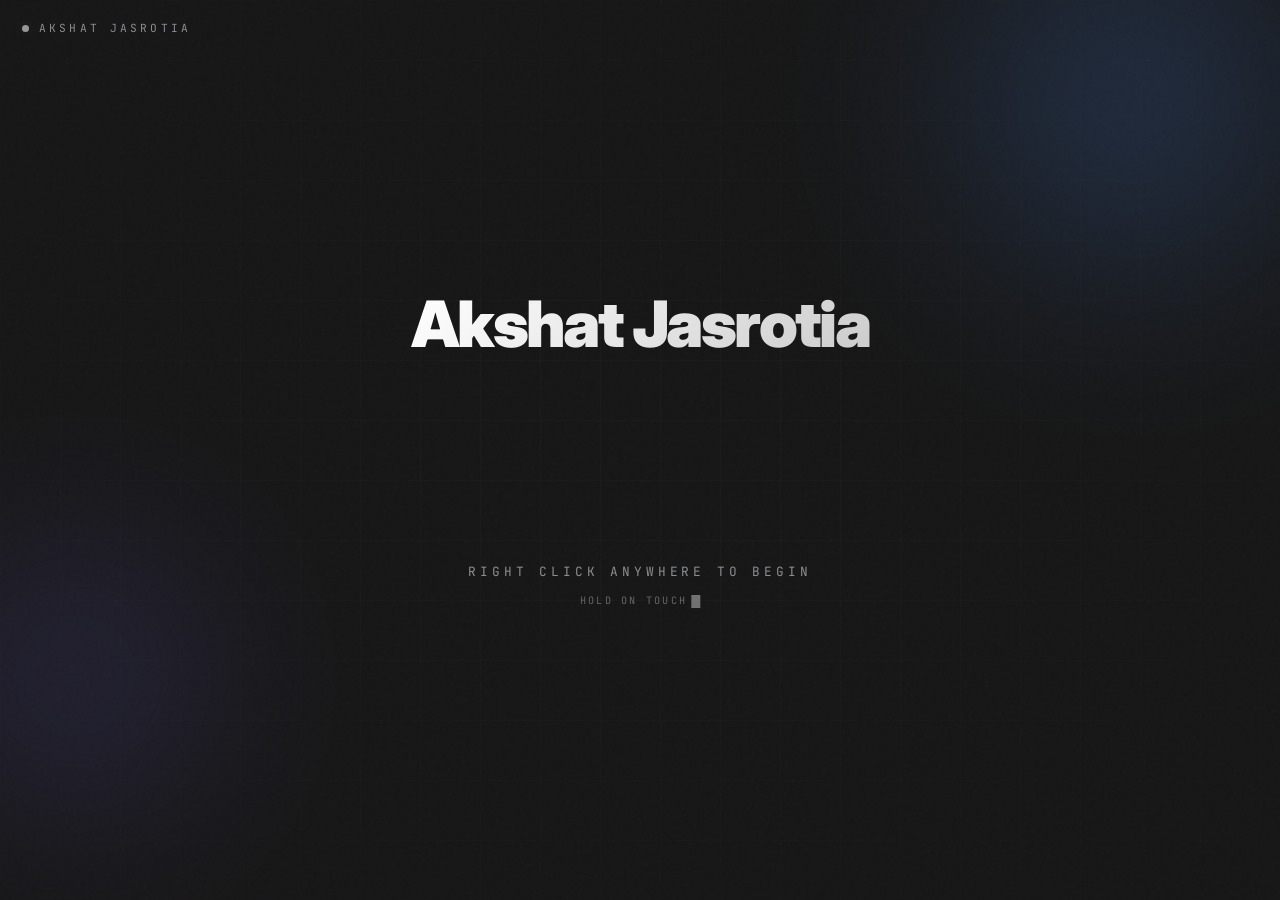
<file: index.html>
<!doctype html>
<html lang="en">
  <head>
    <meta charset="UTF-8" />
    <meta name="viewport" content="width=device-width, initial-scale=1.0, maximum-scale=1.0, user-scalable=no" />
    <meta name="description" content="Akshat Jasrotia, Press anywhere to open the circle selection." />
    <title>Akshat Jasrotia</title>
    <link rel="preconnect" href="https://fonts.googleapis.com" />
    <link rel="preconnect" href="https://fonts.gstatic.com" crossorigin />
    <link
      href="https://fonts.googleapis.com/css2?family=Inter:wght@300;400;500;600;700;800;900&family=JetBrains+Mono:wght@400;600&display=swap"
      rel="stylesheet"
    />
    <link rel="stylesheet" href="style.css" />
    <link rel="icon" href="static/icons/favicon.svg" />
    <script>
      (function () {
        try {
          var t = new URLSearchParams(location.search).get("theme");
          if (t !== "light" && t !== "dark") t = localStorage.getItem("theme") || "dark";
          else localStorage.setItem("theme", t);
          document.documentElement.setAttribute("data-theme", t);
        } catch (e) {}
      })();
    </script>
  </head>
  <body class="void-home">
    <div class="hero-bg">
      <div class="hero-orb orb-1"></div>
      <div class="hero-orb orb-2"></div>
      <div class="hero-grid"></div>
    </div>
    <div class="noise"></div>

    <div class="v-brand"><span class="dot"></span>AKSHAT&nbsp;JASROTIA</div>

    <h1 class="v-title gradient-text" data-intro>Akshat Jasrotia</h1>

    <div class="v-hint" id="v-hint" data-intro>
      right click anywhere to begin<br />
      <span style="letter-spacing:0.22em;font-size:0.8em;opacity:0.65">hold on touch</span><span class="caret"></span>
    </div>

    <script>
      window.VOID_CONFIG = { mode: "home" };
    </script>
    <script src="script.js"></script>
  </body>
</html>
</file>
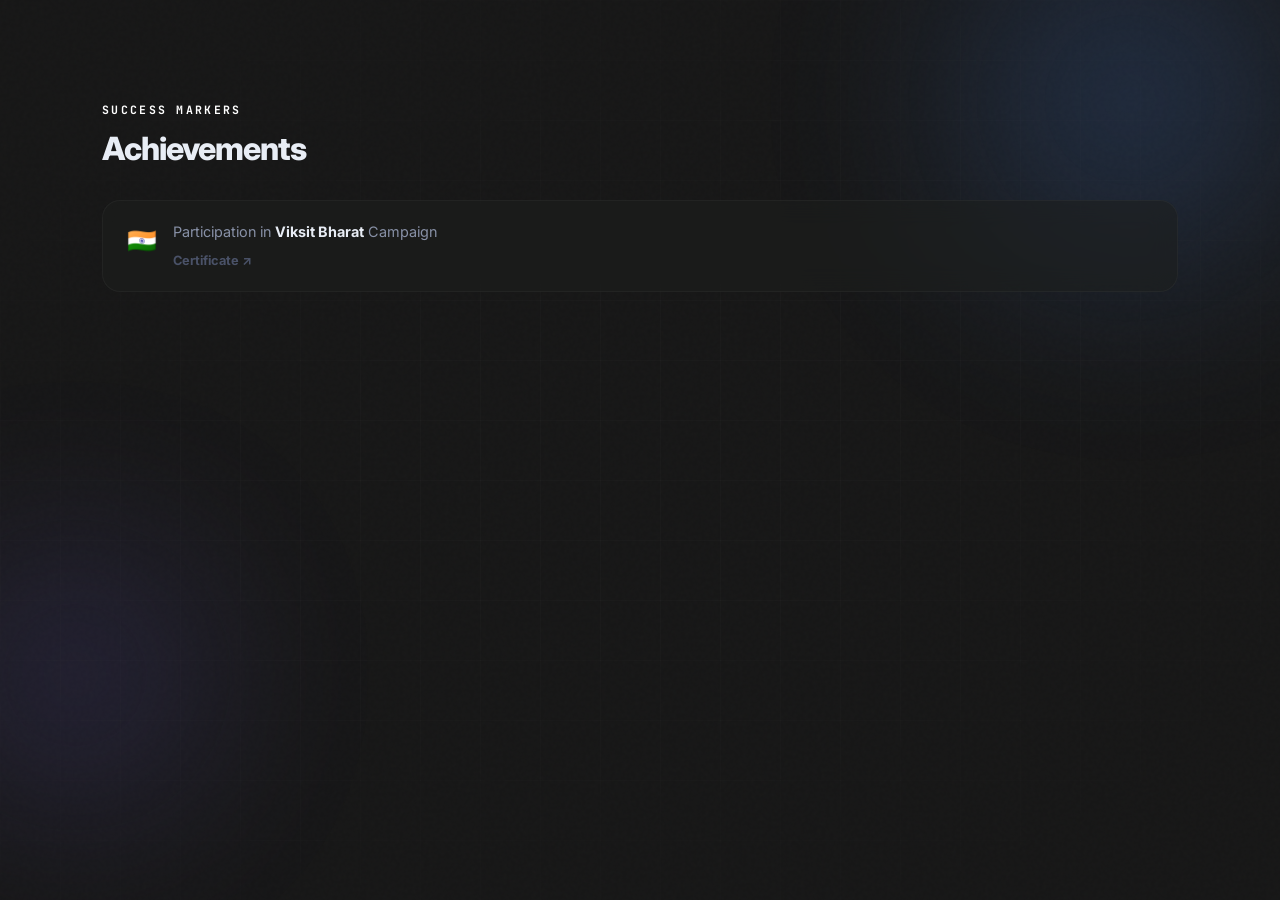
<file: static/assets/achievements.html>
<!doctype html>
<html lang="en">
  <head>
    <meta charset="UTF-8" />
    <meta name="viewport" content="width=device-width, initial-scale=1.0" />
    <meta name="description" content="Akshat Jasrotia — Achievements and success markers." />
    <title>Akshat Jasrotia — Achievements</title>
    <link rel="preconnect" href="https://fonts.googleapis.com" />
    <link rel="preconnect" href="https://fonts.gstatic.com" crossorigin />
    <link
      href="https://fonts.googleapis.com/css2?family=Inter:wght@300;400;500;600;700;800;900&family=JetBrains+Mono:wght@400;600&display=swap"
      rel="stylesheet"
    />
    <link rel="stylesheet" href="../../style.css" />
    <link rel="icon" href="../icons/favicon.svg" />
    <script>
      (function () {
        try {
          var t = new URLSearchParams(location.search).get("theme");
          if (t !== "light" && t !== "dark") t = localStorage.getItem("theme") || "dark";
          else localStorage.setItem("theme", t);
          document.documentElement.setAttribute("data-theme", t);
        } catch (e) {}
      })();
    </script>
  </head>
  <body class="void-page">
    <div class="hero-bg">
      <div class="hero-orb orb-1"></div>
      <div class="hero-orb orb-2"></div>
      <div class="hero-grid"></div>
    </div>
    <div class="noise"></div>

    <section class="container section" id="achievements">
      <div class="section-label">Success markers</div>
      <h2 class="section-title">Achievements</h2>
      <div class="ach-grid">
        <div class="ach-card">
          <div class="ach-icon">🇮🇳</div>
          <div class="ach-info">
            <p>
              Participation in <strong>Viksit Bharat</strong> Campaign
            </p>
            <a href="https://drive.google.com/file/d/12Q6Gi0KMnbHnofZ_zKzc05yL8dHERDuB/view?usp=sharing" target="_blank" class="cert-link">Certificate ↗</a>
          </div>
        </div>
      </div>
    </section>

    <script>
      window.VOID_CONFIG = { mode: "section" };
    </script>
    <script src="../../script.js"></script>
  </body>
</html>
</file>
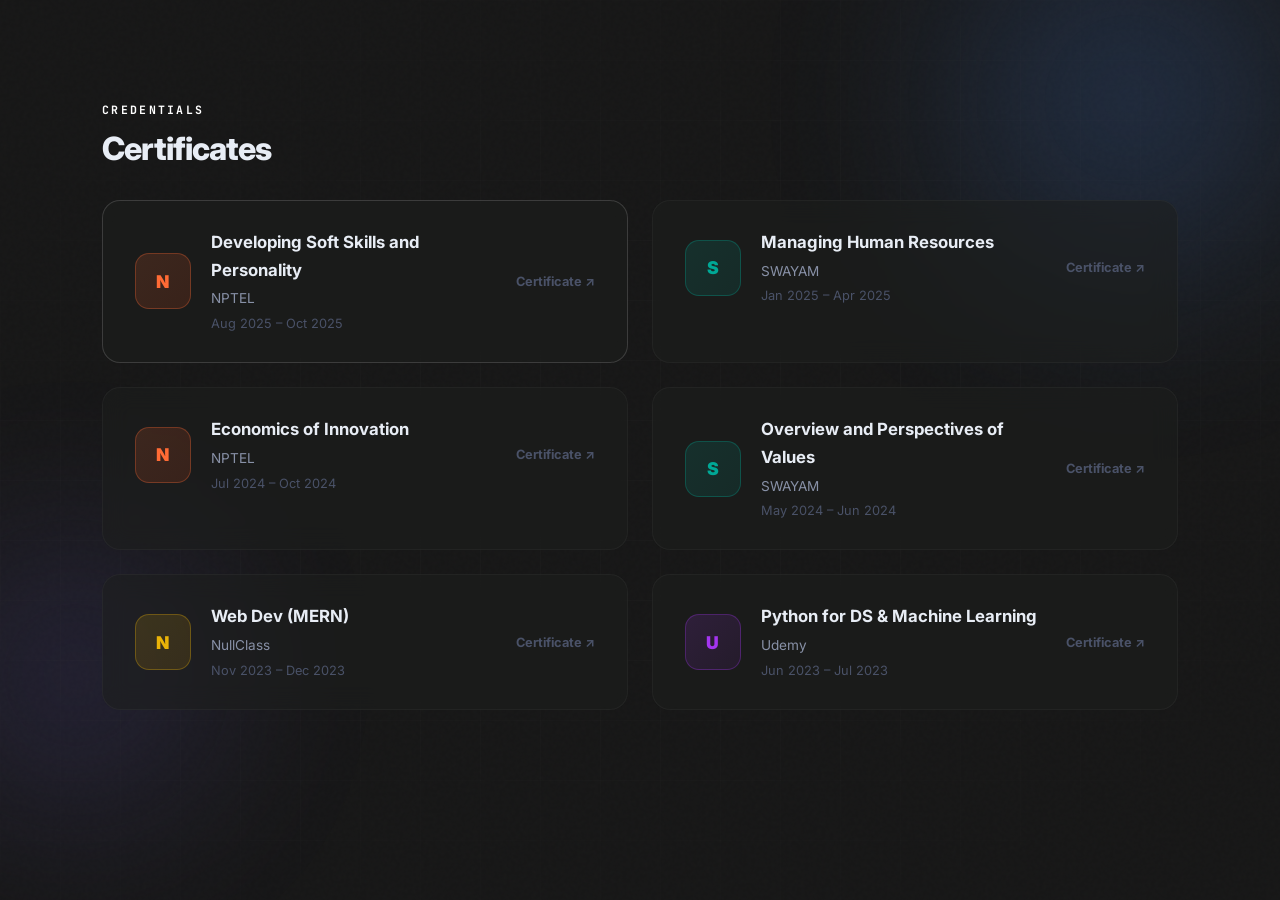
<file: static/assets/certificates.html>
<!doctype html>
<html lang="en">
  <head>
    <meta charset="UTF-8" />
    <meta name="viewport" content="width=device-width, initial-scale=1.0" />
    <meta name="description" content="Akshat Jasrotia — Certificates and credentials." />
    <title>Akshat Jasrotia — Certificates</title>
    <link rel="preconnect" href="https://fonts.googleapis.com" />
    <link rel="preconnect" href="https://fonts.gstatic.com" crossorigin />
    <link
      href="https://fonts.googleapis.com/css2?family=Inter:wght@300;400;500;600;700;800;900&family=JetBrains+Mono:wght@400;600&display=swap"
      rel="stylesheet"
    />
    <link rel="stylesheet" href="../../style.css" />
    <link rel="icon" href="../icons/favicon.svg" />
    <script>
      (function () {
        try {
          var t = new URLSearchParams(location.search).get("theme");
          if (t !== "light" && t !== "dark") t = localStorage.getItem("theme") || "dark";
          else localStorage.setItem("theme", t);
          document.documentElement.setAttribute("data-theme", t);
        } catch (e) {}
      })();
    </script>
  </head>
  <body class="void-page">
    <div class="hero-bg">
      <div class="hero-orb orb-1"></div>
      <div class="hero-orb orb-2"></div>
      <div class="hero-grid"></div>
    </div>
    <div class="noise"></div>

    <section id="certificates" class="container section">
      <div class="section-label">Credentials</div>
      <h2 class="section-title">Certificates</h2>
      <div class="exp-list">
        <div class="exp-card">
          <div class="exp-header">
            <div class="exp-meta">
              <div class="exp-org-badge nptel-badge">N</div>
              <div>
                <h3>Developing Soft Skills and Personality</h3>
                <p class="exp-org">NPTEL</p>
                <p class="exp-date">Aug 2025 – Oct 2025</p>
              </div>
            </div>
            <div class="exp-right">
              <a
                href="https://drive.google.com/file/d/14FUjACY6A_FyyW7REE_4VLSPmzaE6MgY/view?usp=sharing"
                target="_blank"
                class="cert-link"
                >Certificate ↗</a
              >
            </div>
          </div>
        </div>

        <div class="exp-card">
          <div class="exp-header">
            <div class="exp-meta">
              <div class="exp-org-badge swayam-badge">S</div>
              <div>
                <h3>Managing Human Resources</h3>
                <p class="exp-org">SWAYAM</p>
                <p class="exp-date">Jan 2025 – Apr 2025</p>
              </div>
            </div>
            <div class="exp-right">
              <a
                href="https://drive.google.com/file/d/1brEbErpOrL9N5tD-hKj1E-eBDOoTGCsU/view?usp=sharing"
                target="_blank"
                class="cert-link"
                >Certificate ↗</a
              >
            </div>
          </div>
        </div>

        <div class="exp-card">
          <div class="exp-header">
            <div class="exp-meta">
              <div class="exp-org-badge nptel-badge">N</div>
              <div>
                <h3>Economics of Innovation</h3>
                <p class="exp-org">NPTEL</p>
                <p class="exp-date">Jul 2024 – Oct 2024</p>
              </div>
            </div>
            <div class="exp-right">
              <a
                href="https://drive.google.com/file/d/1BiuW7COyJ0NG35PAazLw2tNhqm_IlM4O/view?usp=sharing"
                target="_blank"
                class="cert-link"
                >Certificate ↗</a
              >
            </div>
          </div>
        </div>

        <div class="exp-card">
          <div class="exp-header">
            <div class="exp-meta">
              <div class="exp-org-badge swayam-badge">S</div>
              <div>
                <h3>Overview and Perspectives of Values</h3>
                <p class="exp-org">SWAYAM</p>
                <p class="exp-date">May 2024 – Jun 2024</p>
              </div>
            </div>
            <div class="exp-right">
              <a
                href="https://drive.google.com/file/d/1xlpidu__uc7jd98yWJm8MIEgflgcjZzu/view?usp=sharing"
                target="_blank"
                class="cert-link"
                >Certificate ↗</a
              >
            </div>
          </div>
        </div>

        <div class="exp-card">
          <div class="exp-header">
            <div class="exp-meta">
              <div class="exp-org-badge null-badge">N</div>
              <div>
                <h3>Web Dev (MERN)</h3>
                <p class="exp-org">NullClass</p>
                <p class="exp-date">Nov 2023 – Dec 2023</p>
              </div>
            </div>
            <div class="exp-right">
              <a
                href="https://drive.google.com/file/d/1wkcuvQ70Ylclrfwj4ITcJQvrM2VV96MO/view?usp=sharing"
                target="_blank"
                class="cert-link"
                >Certificate ↗</a
              >
            </div>
          </div>
        </div>

        <div class="exp-card">
          <div class="exp-header">
            <div class="exp-meta">
              <div class="exp-org-badge udemy-badge">U</div>
              <div>
                <h3>Python for DS & Machine Learning</h3>
                <p class="exp-org">Udemy</p>
                <p class="exp-date">Jun 2023 – Jul 2023</p>
              </div>
            </div>
            <div class="exp-right">
              <a
                href="https://drive.google.com/file/d/1ZYrDZZw_1yVK_QALoj-IVofy_9d_7bzB/view?usp=sharing"
                target="_blank"
                class="cert-link"
                >Certificate ↗</a
              >
            </div>
          </div>
        </div>
      </div>
    </section>

    <script>
      window.VOID_CONFIG = { mode: "section" };
    </script>
    <script src="../../script.js"></script>
  </body>
</html>
</file>
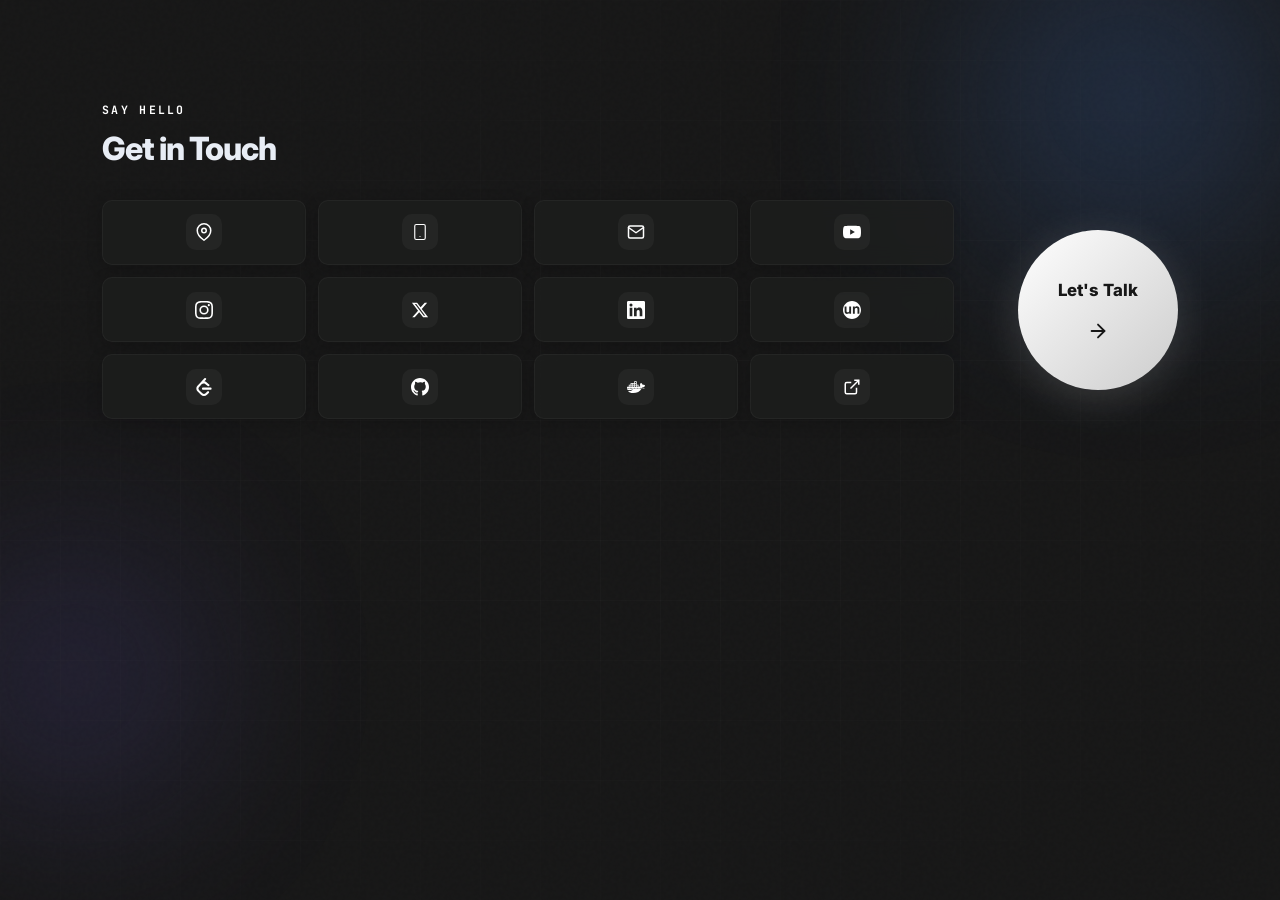
<file: static/assets/contact.html>
<!doctype html>
<html lang="en">
  <head>
    <meta charset="UTF-8" />
    <meta name="viewport" content="width=device-width, initial-scale=1.0" />
    <meta name="description" content="Akshat Jasrotia — Contact and social links." />
    <title>Akshat Jasrotia — Contact</title>
    <link rel="preconnect" href="https://fonts.googleapis.com" />
    <link rel="preconnect" href="https://fonts.gstatic.com" crossorigin />
    <link
      href="https://fonts.googleapis.com/css2?family=Inter:wght@300;400;500;600;700;800;900&family=JetBrains+Mono:wght@400;600&display=swap"
      rel="stylesheet"
    />
    <link rel="stylesheet" href="../../style.css" />
    <link rel="icon" href="../icons/favicon.svg" />
    <script>
      (function () {
        try {
          var t = new URLSearchParams(location.search).get("theme");
          if (t !== "light" && t !== "dark") t = localStorage.getItem("theme") || "dark";
          else localStorage.setItem("theme", t);
          document.documentElement.setAttribute("data-theme", t);
        } catch (e) {}
      })();
    </script>
  </head>
  <body class="void-page">
    <div class="hero-bg">
      <div class="hero-orb orb-1"></div>
      <div class="hero-orb orb-2"></div>
      <div class="hero-grid"></div>
    </div>
    <div class="noise"></div>

    <section id="contact" class="container section">
      <div class="section-label">Say hello</div>
      <h2 class="section-title">Get in Touch</h2>
      <div class="contact-wrap">
          <div class="contact-left">
            <div class="contact-links">
              <a href="https://www.google.com/maps/place/Kathua" target="_blank" class="contact-item">
                <div class="contact-item-icon">
                  <img src="../icons/location.svg" alt="Location" width="24" height="24" />
                </div>
                <div class="contact-item-info">
                  <div class="contact-item-label">Location</div>
                  <div class="contact-item-value">Kathua, J&amp;K, India</div>
                </div>
              </a>
              <a href="tel:+916005745918" class="contact-item">
                <div class="contact-item-icon">
                  <img src="../icons/phone.svg" alt="Phone" />
                </div>
                <div class="contact-item-info">
                  <div class="contact-item-label">Phone</div>
                  <div class="contact-item-value">+91-6005745918</div>
                </div>
              </a>
              <a href="mailto:akshatjasrotia85@gmail.com" class="contact-item">
                <div class="contact-item-icon">
                  <img src="../icons/envelope.svg" alt="Email" />
                </div>
                <div class="contact-item-info">
                  <div class="contact-item-label">Email</div>
                  <div class="contact-item-value">akshatjasrotia85@gmail.com</div>
                </div>
              </a>
              <a href="https://youtube.com/@akshatjasrotia85" target="_blank" class="contact-item">
                <div class="contact-item-icon">
                  <img src="../icons/youtube.svg" alt="YouTube" />
                </div>
                <div class="contact-item-info">
                  <div class="contact-item-label">YouTube</div>
                  <div class="contact-item-value">youtube.com/@akshatjasrotia85</div>
                </div>
              </a>
              <a href="https://instagram.com/akshatjasrotia85" target="_blank" class="contact-item">
                <div class="contact-item-icon">
                  <img src="../icons/instagram.svg" alt="Instagram" />
                </div>
                <div class="contact-item-info">
                  <div class="contact-item-label">Instagram</div>
                  <div class="contact-item-value">instagram.com/akshatjasrotia85</div>
                </div>
              </a>
              <a href="https://x.com/akshatj85" target="_blank" class="contact-item">
                <div class="contact-item-icon">
                  <img src="../icons/x.svg" alt="X" />
                </div>
                <div class="contact-item-info">
                  <div class="contact-item-label">X</div>
                  <div class="contact-item-value">x.com/akshatj85</div>
                </div>
              </a>
              <a href="https://linkedin.com/in/akshat-jasrotia-6b4445418" target="_blank" class="contact-item">
                <div class="contact-item-icon">
                  <img src="../icons/linkedin.svg" alt="LinkedIn" />
                </div>
                <div class="contact-item-info">
                  <div class="contact-item-label">LinkedIn</div>
                  <div class="contact-item-value">linkedin.com/in/akshat-jasrotia-6b4445418</div>
                </div>
              </a>
              <a href="https://unstop.com/u/skenatwz97640" target="_blank" class="contact-item">
                <div class="contact-item-icon">
                  <img src="../icons/unstop.svg" alt="Unstop" />
                </div>
                <div class="contact-item-info">
                  <div class="contact-item-label">Unstop</div>
                  <div class="contact-item-value">unstop.com/u/skenatwz97640</div>
                </div>
              </a>
              <a href="https://leetcode.com/u/akshatjasrotia85/" target="_blank" class="contact-item">
                <div class="contact-item-icon">
                  <img src="../icons/leetcode.svg" alt="LeetCode" />
                </div>
                <div class="contact-item-info">
                  <div class="contact-item-label">LeetCode</div>
                  <div class="contact-item-value">leetcode.com/u/akshatjasrotia85</div>
                </div>
              </a>
              <a href="https://github.com/akshatjasrotia85" target="_blank" class="contact-item">
                <div class="contact-item-icon">
                  <img src="../icons/github.svg" alt="GitHub" />
                </div>
                <div class="contact-item-info">
                  <div class="contact-item-label">GitHub</div>
                  <div class="contact-item-value">github.com/akshatjasrotia85</div>
                </div>
              </a>
              <a href="https://hub.docker.com/u/akshatj85" target="_blank" class="contact-item">
                <div class="contact-item-icon">
                  <img src="../icons/docker.svg" alt="Docker" />
                </div>
                <div class="contact-item-info">
                  <div class="contact-item-label">Docker</div>
                  <div class="contact-item-value">hub.docker.com/u/akshatj85</div>
                </div>
              </a>
              <a href="https://akshatjasrotia85.github.io/akshatjasrotia85/" target="_blank" class="contact-item">
                <div class="contact-item-icon">
                  <img src="../icons/external-link.svg" alt="Portfolio" />
                </div>
                <div class="contact-item-info">
                  <div class="contact-item-label">Portfolio</div>
                  <div class="contact-item-value">akshatjasrotia85.github.io</div>
                </div>
              </a>
            </div>
          </div>
          <div class="contact-right">
            <a href="mailto:akshatjasrotia85@gmail.com" class="contact-cta">
              Let's Talk
              <svg xmlns="http://www.w3.org/2000/svg" viewBox="0 0 24 24" fill="none" stroke="currentColor" stroke-width="2" stroke-linecap="round" stroke-linejoin="round"><path d="M5 12h14"/><path d="M12 5l7 7-7 7"/></svg>
            </a>
          </div>
        </div>
    </section>

    <script>
      window.VOID_CONFIG = { mode: "section" };
    </script>
    <script src="../../script.js"></script>
  </body>
</html>
</file>
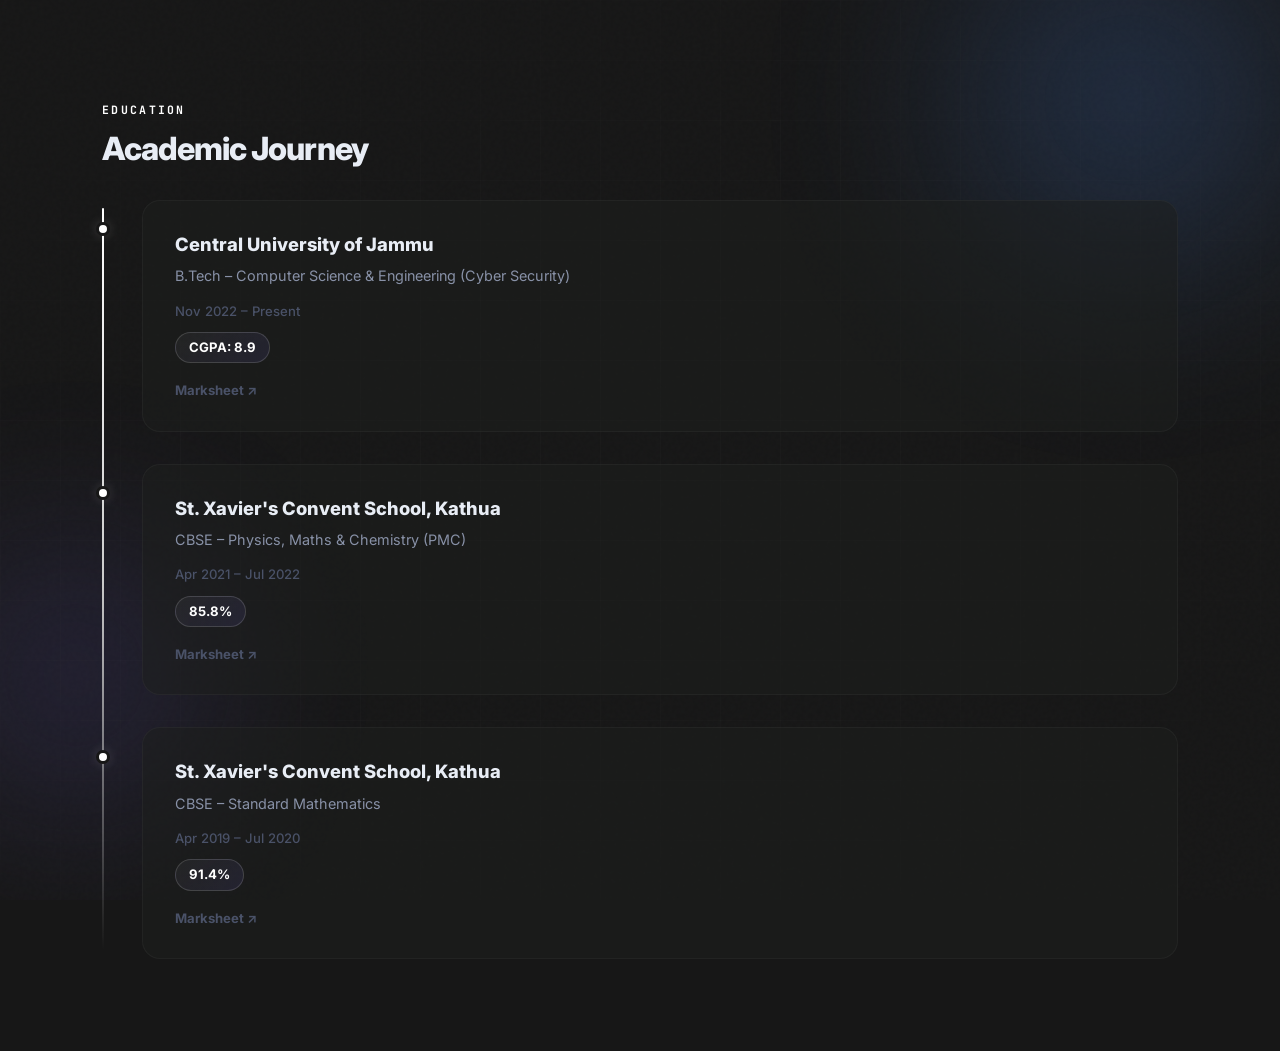
<file: static/assets/education.html>
<!doctype html>
<html lang="en">
  <head>
    <meta charset="UTF-8" />
    <meta name="viewport" content="width=device-width, initial-scale=1.0" />
    <meta name="description" content="Akshat Jasrotia — Education and academic journey." />
    <title>Akshat Jasrotia — Education</title>
    <link rel="preconnect" href="https://fonts.googleapis.com" />
    <link rel="preconnect" href="https://fonts.gstatic.com" crossorigin />
    <link
      href="https://fonts.googleapis.com/css2?family=Inter:wght@300;400;500;600;700;800;900&family=JetBrains+Mono:wght@400;600&display=swap"
      rel="stylesheet"
    />
    <link rel="stylesheet" href="../../style.css" />
    <link rel="icon" href="../icons/favicon.svg" />
    <script>
      (function () {
        try {
          var t = new URLSearchParams(location.search).get("theme");
          if (t !== "light" && t !== "dark") t = localStorage.getItem("theme") || "dark";
          else localStorage.setItem("theme", t);
          document.documentElement.setAttribute("data-theme", t);
        } catch (e) {}
      })();
    </script>
  </head>
  <body class="void-page">
    <div class="hero-bg">
      <div class="hero-orb orb-1"></div>
      <div class="hero-orb orb-2"></div>
      <div class="hero-grid"></div>
    </div>
    <div class="noise"></div>

    <section id="education" class="container section">
      <div class="section-label">Education</div>
      <h2 class="section-title">Academic Journey</h2>
      <div class="timeline">
        <div class="timeline-item">
          <div class="timeline-dot"></div>
          <div class="timeline-card">
            <h3>Central University of Jammu</h3>
            <p class="tl-role">
              B.Tech – Computer Science & Engineering (Cyber Security)
            </p>
            <p class="tl-date">Nov 2022 – Present</p>
            <div class="tl-score">
              <span class="score-badge">CGPA: 8.9</span>
            </div>
            <a
              href="https://drive.google.com/file/d/1NuAlDKsvxPXVbSLhp2lRHfyieOcbQ-Gz/view?usp=sharing"
              target="_blank"
              class="tl-link"
            >
              Marksheet ↗
            </a>
          </div>
        </div>

        <div class="timeline-item">
          <div class="timeline-dot"></div>
          <div class="timeline-card">
            <h3>St. Xavier's Convent School, Kathua</h3>
            <p class="tl-role">CBSE – Physics, Maths & Chemistry (PMC)</p>
            <p class="tl-date">Apr 2021 – Jul 2022</p>
            <div class="tl-score">
              <span class="score-badge">85.8%</span>
            </div>
            <a
              href="https://drive.google.com/file/d/1xLBTEBeXeXE2isIM8BD1-HmTBuZhZb6z/view?usp=sharing"
              target="_blank"
              class="tl-link"
            >
              Marksheet ↗
            </a>
          </div>
        </div>

        <div class="timeline-item">
          <div class="timeline-dot"></div>
          <div class="timeline-card">
            <h3>St. Xavier's Convent School, Kathua</h3>
            <p class="tl-role">CBSE – Standard Mathematics</p>
            <p class="tl-date">Apr 2019 – Jul 2020</p>
            <div class="tl-score">
              <span class="score-badge">91.4%</span>
            </div>
            <a
              href="https://drive.google.com/file/d/111SMYeMI_q55fYgGyqEkPeVr94KJUg8C/view?usp=sharing"
              target="_blank"
              class="tl-link"
            >
              Marksheet ↗
            </a>
          </div>
        </div>
      </div>
    </section>

    <script>
      window.VOID_CONFIG = { mode: "section" };
    </script>
    <script src="../../script.js"></script>
  </body>
</html>
</file>
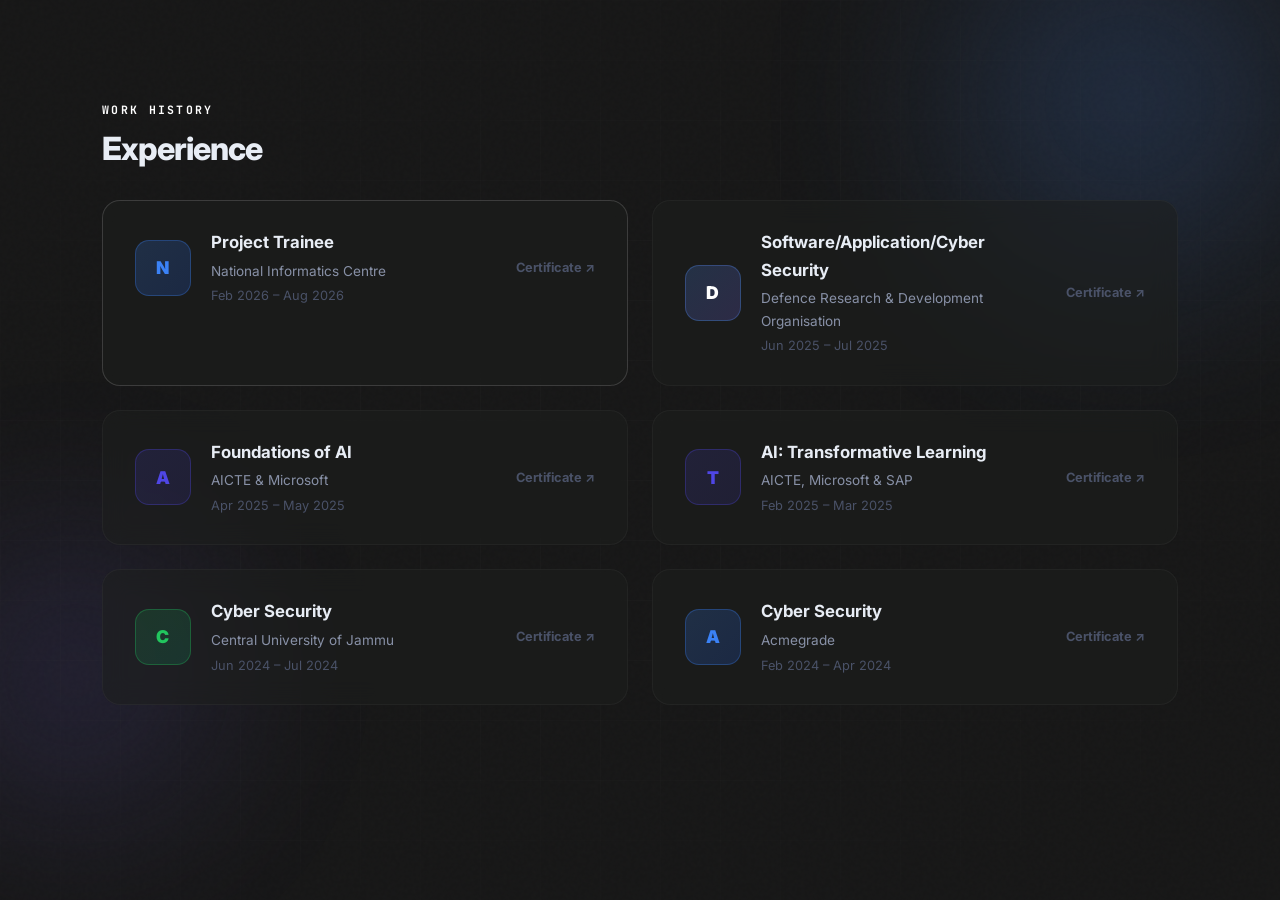
<file: static/assets/experience.html>
<!doctype html>
<html lang="en">
  <head>
    <meta charset="UTF-8" />
    <meta name="viewport" content="width=device-width, initial-scale=1.0" />
    <meta name="description" content="Akshat Jasrotia — Work experience and internships." />
    <title>Akshat Jasrotia — Experience</title>
    <link rel="preconnect" href="https://fonts.googleapis.com" />
    <link rel="preconnect" href="https://fonts.gstatic.com" crossorigin />
    <link
      href="https://fonts.googleapis.com/css2?family=Inter:wght@300;400;500;600;700;800;900&family=JetBrains+Mono:wght@400;600&display=swap"
      rel="stylesheet"
    />
    <link rel="stylesheet" href="../../style.css" />
    <link rel="icon" href="../icons/favicon.svg" />
    <script>
      (function () {
        try {
          var t = new URLSearchParams(location.search).get("theme");
          if (t !== "light" && t !== "dark") t = localStorage.getItem("theme") || "dark";
          else localStorage.setItem("theme", t);
          document.documentElement.setAttribute("data-theme", t);
        } catch (e) {}
      })();
    </script>
  </head>
  <body class="void-page">
    <div class="hero-bg">
      <div class="hero-orb orb-1"></div>
      <div class="hero-orb orb-2"></div>
      <div class="hero-grid"></div>
    </div>
    <div class="noise"></div>

    <section id="experience" class="container section">
      <div class="section-label">Work History</div>
      <h2 class="section-title">Experience</h2>
      <div class="exp-list">
        <div class="exp-card">
          <div class="exp-header">
            <div class="exp-meta">
              <div class="exp-org-badge nic-badge">N</div>
              <div>
                <h3>Project Trainee</h3>
                <p class="exp-org">National Informatics Centre</p>
                <p class="exp-date">Feb 2026 – Aug 2026</p>
              </div>
            </div>
            <div class="exp-right">
              <a
                href="https://drive.google.com/file/d/12QqcMAgd1O9RaBEmBELVMNOMgdTDLrpe/view?usp=sharing"
                target="_blank"
                class="cert-link"
                >Certificate ↗</a
              >
            </div>
          </div>
        </div>

        <div class="exp-card">
          <div class="exp-header">
            <div class="exp-meta">
              <div class="exp-org-badge drdo-badge">D</div>
              <div>
                <h3>Software/Application/Cyber Security</h3>
                <p class="exp-org">
                  Defence Research & Development Organisation
                </p>
                <p class="exp-date">Jun 2025 – Jul 2025</p>
              </div>
            </div>
            <div class="exp-right">
              <a
                href="https://drive.google.com/file/d/1JqmWtncLe0Sx6HnrrxPAnlF2WYhy2d3j/view?usp=sharing"
                target="_blank"
                class="cert-link"
                >Certificate ↗</a
              >
            </div>
          </div>
        </div>

        <div class="exp-card">
          <div class="exp-header">
            <div class="exp-meta">
              <div class="exp-org-badge aicte-badge">A</div>
              <div>
                <h3>Foundations of AI</h3>
                <p class="exp-org">AICTE & Microsoft</p>
                <p class="exp-date">Apr 2025 – May 2025</p>
              </div>
            </div>
            <div class="exp-right">
              <a
                href="https://drive.google.com/file/d/1sZN0UuLU0WEz5yiVINzJZ4VD6PtoiWbf/view?usp=sharing"
                target="_blank"
                class="cert-link"
                >Certificate ↗</a
              >
            </div>
          </div>
        </div>

        <div class="exp-card">
          <div class="exp-header">
            <div class="exp-meta">
              <div class="exp-org-badge aicte-badge">T</div>
              <div>
                <h3>AI: Transformative Learning</h3>
                <p class="exp-org">AICTE, Microsoft & SAP</p>
                <p class="exp-date">Feb 2025 – Mar 2025</p>
              </div>
            </div>
            <div class="exp-right">
              <a
                href="https://drive.google.com/file/d/13kBAmSbVPoBoOLXsEFCFBDvShlB3fAYe/view?usp=sharing"
                target="_blank"
                class="cert-link"
                >Certificate ↗</a
              >
            </div>
          </div>
        </div>

        <div class="exp-card">
          <div class="exp-header">
            <div class="exp-meta">
              <div class="exp-org-badge cuj-badge">C</div>
              <div>
                <h3>Cyber Security</h3>
                <p class="exp-org">Central University of Jammu</p>
                <p class="exp-date">Jun 2024 – Jul 2024</p>
              </div>
            </div>
            <div class="exp-right">
              <a
                href="https://drive.google.com/file/d/1vBKPV9JVZHXqoBu9MDS_WTTtxxiKd5zS/view?usp=sharing"
                target="_blank"
                class="cert-link"
                >Certificate ↗</a
              >
            </div>
          </div>
        </div>

        <div class="exp-card">
          <div class="exp-header">
            <div class="exp-meta">
              <div class="exp-org-badge nic-badge">A</div>
              <div>
                <h3>Cyber Security</h3>
                <p class="exp-org">Acmegrade</p>
                <p class="exp-date">Feb 2024 – Apr 2024</p>
              </div>
            </div>
            <div class="exp-right">
              <a
                href="https://drive.google.com/file/d/1BU-9-Nh_Sz6xWXSweWxspO6VABOhHyln/view?usp=sharing"
                target="_blank"
                class="cert-link"
                >Certificate ↗</a
              >
            </div>
          </div>
        </div>
      </div>
    </section>

    <script>
      window.VOID_CONFIG = { mode: "section" };
    </script>
    <script src="../../script.js"></script>
  </body>
</html>
</file>
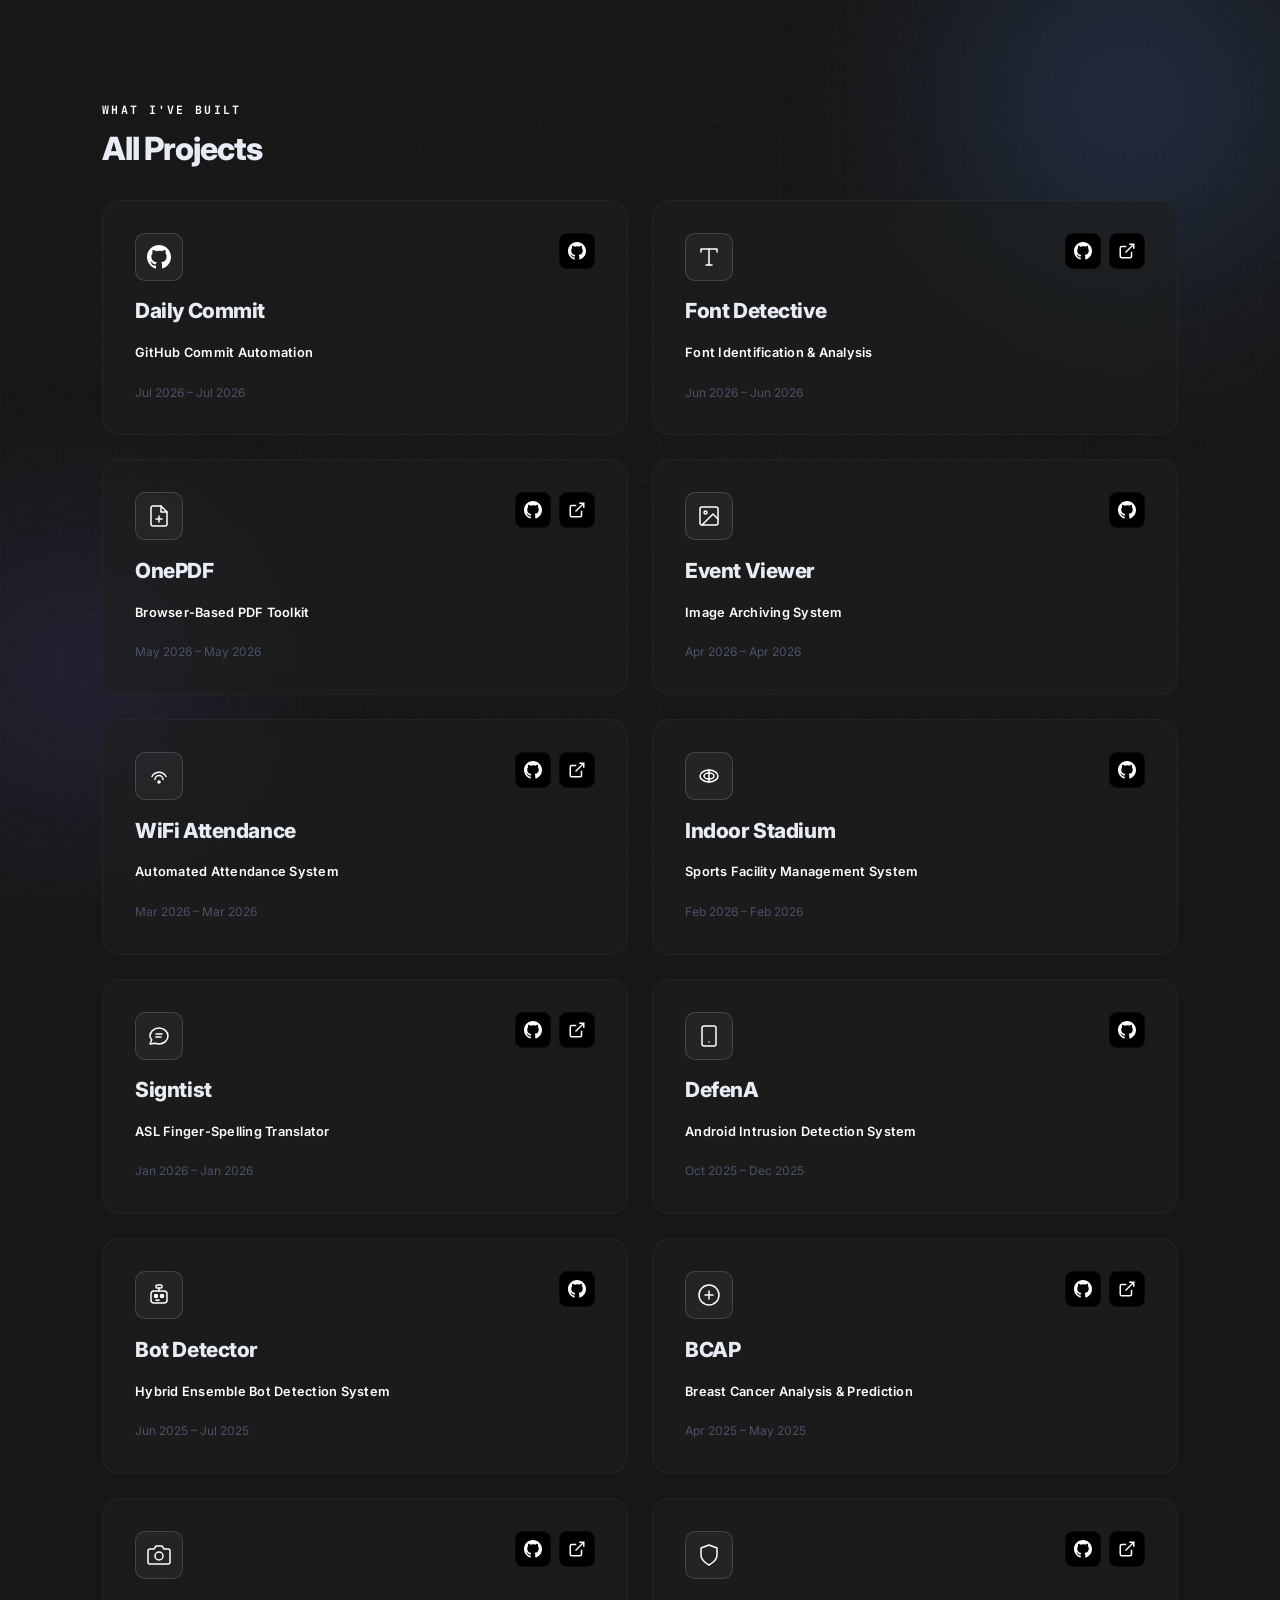
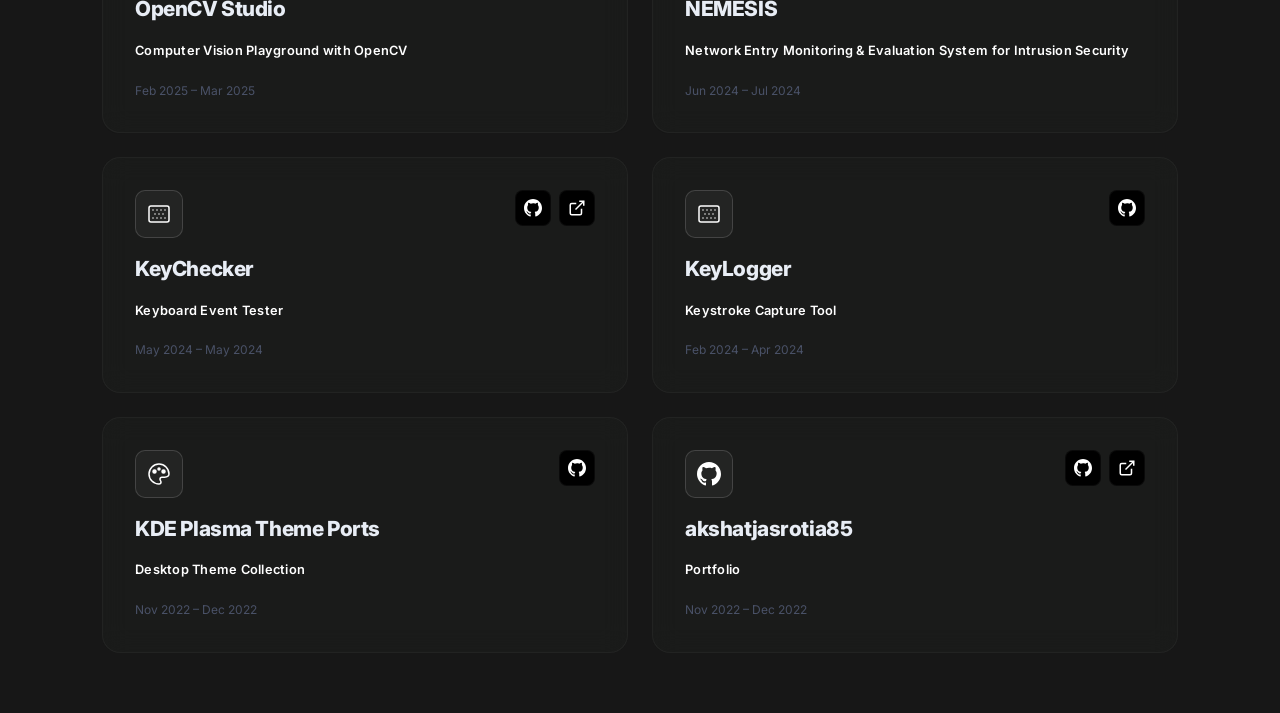
<file: static/assets/projects.html>
<!doctype html>
<html lang="en">
  <head>
    <meta charset="UTF-8" />
    <meta name="viewport" content="width=device-width, initial-scale=1.0" />
    <meta name="description" content="Akshat Jasrotia — Projects and things I've built." />
    <title>Akshat Jasrotia — Projects</title>
    <link rel="preconnect" href="https://fonts.googleapis.com" />
    <link rel="preconnect" href="https://fonts.gstatic.com" crossorigin />
    <link
      href="https://fonts.googleapis.com/css2?family=Inter:wght@300;400;500;600;700;800;900&family=JetBrains+Mono:wght@400;600&display=swap"
      rel="stylesheet"
    />
    <link rel="stylesheet" href="../../style.css" />
    <link rel="icon" href="../icons/favicon.svg" />
    <script>
      (function () {
        try {
          var t = new URLSearchParams(location.search).get("theme");
          if (t !== "light" && t !== "dark") t = localStorage.getItem("theme") || "dark";
          else localStorage.setItem("theme", t);
          document.documentElement.setAttribute("data-theme", t);
        } catch (e) {}
      })();
    </script>
  </head>
  <body class="void-page">
    <div class="hero-bg">
      <div class="hero-orb orb-1"></div>
      <div class="hero-orb orb-2"></div>
      <div class="hero-grid"></div>
    </div>
    <div class="noise"></div>

    <section id="projects" class="container section">
      <div class="section-label">What I've Built</div>
      <h2 class="section-title">All Projects</h2>

      <div class="projects-grid">
        <div class="project-card">
          <div class="project-top">
            <div class="project-icon">
              <img src="../icons/github.svg" alt="GitHub" />
            </div>
            <div style="display: flex; gap: 0.5rem">
              <a
                href="https://github.com/akshatjasrotia85/daily-commit"
                target="_blank"
                class="project-link-icon"
                aria-label="View repository"
              >
                <img src="../icons/github.svg" alt="GitHub" />
              </a>
            </div>
          </div>
          <h3>Daily Commit</h3>
          <p class="project-full-name">GitHub Commit Automation</p>
          <p class="project-date">Jul 2026 – Jul 2026</p>
        </div>

        <div class="project-card">
          <div class="project-top">
            <div class="project-icon">
              <img src="../icons/font.svg" alt="Font" />
            </div>
            <div style="display: flex; gap: 0.5rem">
              <a
                href="https://github.com/akshatjasrotia85/font-detective"
                target="_blank"
                class="project-link-icon"
                aria-label="View repository"
              >
                <img src="../icons/github.svg" alt="GitHub" />
              </a>
              <a
                href="https://font-detective-sooty.vercel.app/"
                target="_blank"
                class="project-link-icon"
                aria-label="View live site"
              >
                <img src="../icons/external-link.svg" alt="Live site" />
              </a>
            </div>
          </div>
          <h3>Font Detective</h3>
          <p class="project-full-name">Font Identification & Analysis</p>
          <p class="project-date">Jun 2026 – Jun 2026</p>
        </div>

        <div class="project-card">
          <div class="project-top">
            <div class="project-icon">
              <img src="../icons/document.svg" alt="Document" />
            </div>
            <div style="display: flex; gap: 0.5rem">
              <a
                href="https://github.com/akshatjasrotia85/onepdf"
                target="_blank"
                class="project-link-icon"
                aria-label="View repository"
              >
                <img src="../icons/github.svg" alt="GitHub" />
              </a>
              <a
                href="https://akshatjasrotia85.github.io/onepdf/"
                target="_blank"
                class="project-link-icon"
                aria-label="View live site"
              >
                <img src="../icons/external-link.svg" alt="Live site" />
              </a>
            </div>
          </div>
          <h3>OnePDF</h3>
          <p class="project-full-name">Browser-Based PDF Toolkit</p>
          <p class="project-date">May 2026 – May 2026</p>
        </div>

        <div class="project-card">
          <div class="project-top">
            <div class="project-icon">
              <img src="../icons/image.svg" alt="Image" />
            </div>
            <a
              href="https://github.com/akshatjasrotia85/event-viewer"
              target="_blank"
              class="project-link-icon"
              aria-label="View repository"
            >
              <img src="../icons/github.svg" alt="GitHub" />
            </a>
          </div>
          <h3>Event Viewer</h3>
          <p class="project-full-name">Image Archiving System</p>
          <p class="project-date">Apr 2026 – Apr 2026</p>
        </div>

        <div class="project-card">
          <div class="project-top">
            <div class="project-icon">
              <img src="../icons/wifi.svg" alt="WiFi" />
            </div>
            <div style="display: flex; gap: 0.5rem">
              <a
                href="https://github.com/akshatjasrotia85/wifi-attendance"
                target="_blank"
                class="project-link-icon"
                aria-label="View repository"
              >
                <img src="../icons/github.svg" alt="GitHub" />
              </a>
              <a
                href="https://wifi-attendance-0ec6.onrender.com/"
                target="_blank"
                class="project-link-icon"
                aria-label="View live site"
              >
                <img src="../icons/external-link.svg" alt="Live site" />
              </a>
            </div>
          </div>
          <h3>WiFi Attendance</h3>
          <p class="project-full-name">Automated Attendance System</p>
          <p class="project-date">Mar 2026 – Mar 2026</p>
        </div>

        <div class="project-card">
          <div class="project-top">
            <div class="project-icon">
              <img src="../icons/stadium.svg" alt="Stadium" />
            </div>
            <a
              href="https://github.com/akshatjasrotia85/indoor-stadium"
              target="_blank"
              class="project-link-icon"
              aria-label="View repository"
            >
              <img src="../icons/github.svg" alt="GitHub" />
            </a>
          </div>
          <h3>Indoor Stadium</h3>
          <p class="project-full-name">Sports Facility Management System</p>
          <p class="project-date">Feb 2026 – Feb 2026</p>
        </div>

        <div class="project-card">
          <div class="project-top">
            <div class="project-icon">
              <img src="../icons/hand.svg" alt="Hand" />
            </div>
            <div style="display: flex; gap: 0.5rem">
              <a
                href="https://github.com/akshatjasrotia85/signtist"
                target="_blank"
                class="project-link-icon"
                aria-label="View repository"
              >
                <img src="../icons/github.svg" alt="GitHub" />
              </a>
              <a
                href="https://akshatjasrotia85.github.io/signtist/"
                target="_blank"
                class="project-link-icon"
                aria-label="View live site"
              >
                <img src="../icons/external-link.svg" alt="Live site" />
              </a>
            </div>
          </div>
          <h3>Signtist</h3>
          <p class="project-full-name">ASL Finger-Spelling Translator</p>
          <p class="project-date">Jan 2026 – Jan 2026</p>
        </div>

        <div class="project-card featured">
          <div class="project-top">
            <div class="project-icon">
              <img src="../icons/phone.svg" alt="Phone" />
            </div>
            <a
              href="https://github.com/akshatjasrotia85/defena"
              target="_blank"
              class="project-link-icon"
              aria-label="View repository"
            >
              <img src="../icons/github.svg" alt="GitHub" />
            </a>
          </div>
          <h3>DefenA</h3>
          <p class="project-full-name">Android Intrusion Detection System</p>
          <p class="project-date">Oct 2025 – Dec 2025</p>
        </div>

        <div class="project-card">
          <div class="project-top">
            <div class="project-icon">
              <img src="../icons/bot.svg" alt="Bot" />
            </div>
            <a
              href="https://github.com/akshatjasrotia85/bot-detector"
              target="_blank"
              class="project-link-icon"
              aria-label="View repository"
            >
              <img src="../icons/github.svg" alt="GitHub" />
            </a>
          </div>
          <h3>Bot Detector</h3>
          <p class="project-full-name">Hybrid Ensemble Bot Detection System</p>
          <p class="project-date">Jun 2025 – Jul 2025</p>
        </div>

        <div class="project-card">
          <div class="project-top">
            <div class="project-icon">
              <img src="../icons/ribbon.svg" alt="Ribbon" />
            </div>
            <div style="display: flex; gap: 0.5rem">
              <a
                href="https://github.com/akshatjasrotia85/bcap"
                target="_blank"
                class="project-link-icon"
                aria-label="View repository"
              >
                <img src="../icons/github.svg" alt="GitHub" />
              </a>
              <a
                href="https://bcap-qdcaoa4x5nuxpg8ntg99kf.streamlit.app/"
                target="_blank"
                class="project-link-icon"
                aria-label="View live site"
              >
                <img src="../icons/external-link.svg" alt="Live site" />
              </a>
            </div>
          </div>
          <h3>BCAP</h3>
          <p class="project-full-name">Breast Cancer Analysis & Prediction</p>
          <p class="project-date">Apr 2025 – May 2025</p>
        </div>

        <div class="project-card">
          <div class="project-top">
            <div class="project-icon">
              <img src="../icons/camera.svg" alt="Camera" />
            </div>
            <div style="display: flex; gap: 0.5rem">
              <a
                href="https://github.com/akshatjasrotia85/opencv-studio"
                target="_blank"
                class="project-link-icon"
                aria-label="View repository"
              >
                <img src="../icons/github.svg" alt="GitHub" />
              </a>
              <a
                href="https://opencv-studio-6hfptrhjdqgy6onjvmubx2.streamlit.app/"
                target="_blank"
                class="project-link-icon"
                aria-label="View live site"
              >
                <img src="../icons/external-link.svg" alt="Live site" />
              </a>
            </div>
          </div>
          <h3>OpenCV Studio</h3>
          <p class="project-full-name">
            Computer Vision Playground with OpenCV
          </p>
          <p class="project-date">Feb 2025 – Mar 2025</p>
        </div>

        <div class="project-card featured">
          <div class="project-top">
            <div class="project-icon">
              <img src="../icons/shield.svg" alt="Shield" />
            </div>
            <div style="display: flex; gap: 0.5rem">
              <a
                href="https://github.com/akshatjasrotia85/nemesis"
                target="_blank"
                class="project-link-icon"
                aria-label="View repository"
              >
                <img src="../icons/github.svg" alt="GitHub" />
              </a>
              <a
                href="https://nemesis-rze7.onrender.com/"
                target="_blank"
                class="project-link-icon"
                aria-label="View live site"
              >
                <img src="../icons/external-link.svg" alt="Live site" />
              </a>
            </div>
          </div>
          <h3>NEMESIS</h3>
          <p class="project-full-name">
            Network Entry Monitoring & Evaluation System for Intrusion Security
          </p>
          <p class="project-date">Jun 2024 – Jul 2024</p>
        </div>

        <div class="project-card">
          <div class="project-top">
            <div class="project-icon">
              <img src="../icons/keyboard.svg" alt="Keyboard" />
            </div>
            <div style="display: flex; gap: 0.5rem">
              <a
                href="https://github.com/akshatjasrotia85/keychecker"
                target="_blank"
                class="project-link-icon"
                aria-label="View repository"
              >
                <img src="../icons/github.svg" alt="GitHub" />
              </a>
              <a
                href="https://keychecker-taupe.vercel.app/"
                target="_blank"
                class="project-link-icon"
                aria-label="View live site"
              >
                <img src="../icons/external-link.svg" alt="Live site" />
              </a>
            </div>
          </div>
          <h3>KeyChecker</h3>
          <p class="project-full-name">Keyboard Event Tester</p>
          <p class="project-date">May 2024 – May 2024</p>
        </div>

        <div class="project-card">
          <div class="project-top">
            <div class="project-icon">
              <img src="../icons/keyboard.svg" alt="Keyboard" />
            </div>
            <a
              href="https://github.com/akshatjasrotia85/keylogger"
              target="_blank"
              class="project-link-icon"
              aria-label="View repository"
            >
              <img src="../icons/github.svg" alt="GitHub" />
            </a>
          </div>
          <h3>KeyLogger</h3>
          <p class="project-full-name">Keystroke Capture Tool</p>
          <p class="project-date">Feb 2024 – Apr 2024</p>
        </div>

        <div class="project-card featured">
          <div class="project-top">
            <div class="project-icon">
              <img src="../icons/palette.svg" alt="Palette" />
            </div>
            <a
              href="https://github.com/akshatjasrotia85/catppuccin"
              target="_blank"
              class="project-link-icon"
              aria-label="View repository"
            >
              <img src="../icons/github.svg" alt="GitHub" />
            </a>
          </div>
          <h3>KDE Plasma Theme Ports</h3>
          <p class="project-full-name">Desktop Theme Collection</p>
          <p class="project-date">Nov 2022 – Dec 2022</p>
        </div>

        <div class="project-card featured">
          <div class="project-top">
            <div class="project-icon">
              <img src="../icons/github.svg" alt="GitHub" />
            </div>
            <div style="display: flex; gap: 0.5rem">
              <a
                href="https://github.com/akshatjasrotia85/akshatjasrotia85"
                target="_blank"
                class="project-link-icon"
                aria-label="View repository"
              >
                <img src="../icons/github.svg" alt="GitHub" />
              </a>
              <a
                href="https://akshatjasrotia85.github.io/akshatjasrotia85/"
                target="_blank"
                class="project-link-icon"
                aria-label="View live site"
              >
                <img src="../icons/external-link.svg" alt="Live site" />
              </a>
            </div>
          </div>
          <h3>akshatjasrotia85</h3>
          <p class="project-full-name">Portfolio</p>
          <p class="project-date">Nov 2022 – Dec 2022</p>
        </div>
      </div>
    </section>

    <script>
      window.VOID_CONFIG = { mode: "section" };
    </script>
    <script src="../../script.js"></script>
  </body>
</html>
</file>
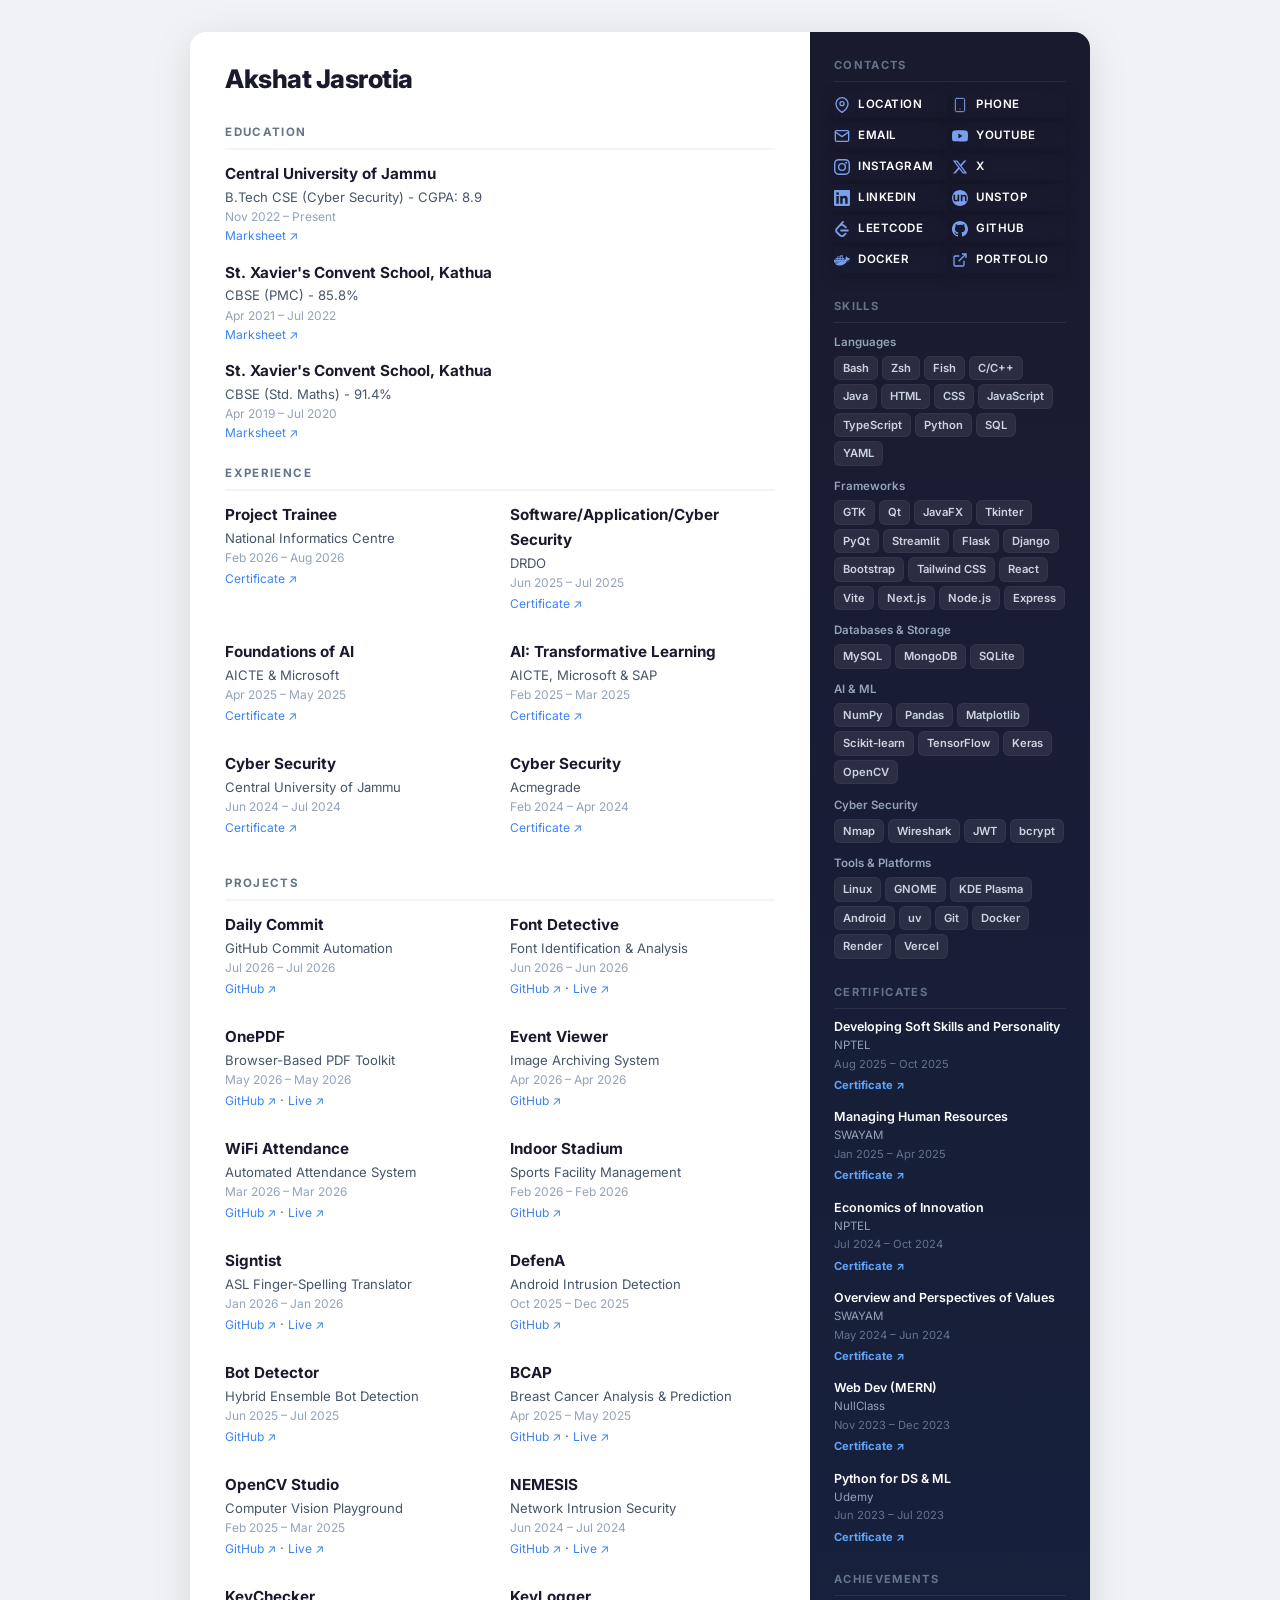
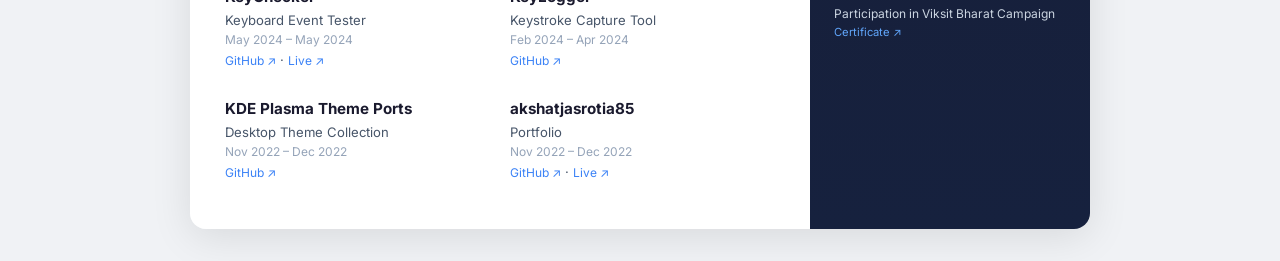
<file: static/assets/resume.html>
<!doctype html>
<html lang="en">
  <head>
    <meta charset="UTF-8" />
    <meta name="viewport" content="width=device-width, initial-scale=1.0" />
    <title>Akshat Jasrotia - Resume</title>
    <link
      href="https://fonts.googleapis.com/css2?family=Inter:wght@400;500;600;700;800&display=swap"
      rel="stylesheet"
    />
    <link rel="icon" href="../icons/favicon.svg" />
    <link rel="stylesheet" href="../../style.css" />
    <script>
      (function () {
        try {
          var t = new URLSearchParams(location.search).get("theme");
          if (t !== "light" && t !== "dark") t = localStorage.getItem("theme") || "dark";
          else localStorage.setItem("theme", t);
          document.documentElement.setAttribute("data-theme", t);
        } catch (e) {}
      })();
    </script>
  </head>
  <body class="resume-page">
    <div class="resume">
      <!-- Body -->
      <div class="resume-body">
      <!-- Sidebar -->
      <div class="sidebar">
        <div>
          <div class="sec">Contacts</div>
          <div class="contact-group">
          <a class="contact-item" href="https://www.google.com/maps/place/Kathua" target="_blank">
            <img src="../icons/location.svg" alt="Location" class="ci-icon" />
            <span class="ci-label">Location</span>
          </a>
          <a class="contact-item" href="tel:+916005745918">
            <img src="../icons/phone.svg" alt="Phone" class="ci-icon" />
            <span class="ci-label">Phone</span>
          </a>
          <a class="contact-item" href="mailto:akshatjasrotia85@gmail.com">
            <img src="../icons/envelope.svg" alt="Email" class="ci-icon" />
            <span class="ci-label">Email</span>
          </a>
          <a class="contact-item" href="https://youtube.com/@akshatjasrotia85" target="_blank">
            <img src="../icons/youtube.svg" alt="YouTube" class="ci-icon" />
            <span class="ci-label">YouTube</span>
          </a>
          <a class="contact-item" href="https://instagram.com/akshatjasrotia85" target="_blank">
            <img src="../icons/instagram.svg" alt="Instagram" class="ci-icon" />
            <span class="ci-label">Instagram</span>
          </a>
          <a class="contact-item" href="https://x.com/akshatj85" target="_blank">
            <img src="../icons/x.svg" alt="X" class="ci-icon" />
            <span class="ci-label">X</span>
          </a>
          <a class="contact-item" href="https://linkedin.com/in/akshat-jasrotia-6b4445418" target="_blank">
            <img src="../icons/linkedin.svg" alt="LinkedIn" class="ci-icon" />
            <span class="ci-label">LinkedIn</span>
          </a>
          <a class="contact-item" href="https://unstop.com/u/skenatwz97640" target="_blank">
            <img src="../icons/unstop.svg" alt="Unstop" class="ci-icon" />
            <span class="ci-label">Unstop</span>
          </a>
          <a class="contact-item" href="https://leetcode.com/u/akshatjasrotia85/" target="_blank">
            <img src="../icons/leetcode.svg" alt="LeetCode" class="ci-icon" />
            <span class="ci-label">LeetCode</span>
          </a>
          <a class="contact-item" href="https://github.com/akshatjasrotia85" target="_blank">
            <img src="../icons/github.svg" alt="GitHub" class="ci-icon" />
            <span class="ci-label">GitHub</span>
          </a>
          <a class="contact-item" href="https://hub.docker.com/u/akshatj85" target="_blank">
            <img src="../icons/docker.svg" alt="Docker" class="ci-icon" />
            <span class="ci-label">Docker</span>
          </a>
          <a class="contact-item" href="https://akshatjasrotia85.github.io/akshatjasrotia85/" target="_blank">
            <img src="../icons/external-link.svg" alt="Portfolio" class="ci-icon" />
            <span class="ci-label">Portfolio</span>
          </a>
        </div>
        </div>

        <div>
          <div class="sec">Skills</div>
          <div class="skill-group">
            <strong>Languages</strong>
            <div class="skill-tags">
              <span class="skill-tag">Bash</span><span class="skill-tag">Zsh</span><span class="skill-tag">Fish</span><span class="skill-tag">C/C++</span><span class="skill-tag">Java</span><span class="skill-tag">HTML</span><span class="skill-tag">CSS</span><span class="skill-tag">JavaScript</span><span class="skill-tag">TypeScript</span><span class="skill-tag">Python</span><span class="skill-tag">SQL</span><span class="skill-tag">YAML</span>
            </div>
          </div>
          <div class="skill-group">
            <strong>Frameworks</strong>
            <div class="skill-tags">
              <span class="skill-tag">GTK</span><span class="skill-tag">Qt</span><span class="skill-tag">JavaFX</span><span class="skill-tag">Tkinter</span><span class="skill-tag">PyQt</span><span class="skill-tag">Streamlit</span><span class="skill-tag">Flask</span><span class="skill-tag">Django</span><span class="skill-tag">Bootstrap</span><span class="skill-tag">Tailwind CSS</span><span class="skill-tag">React</span><span class="skill-tag">Vite</span><span class="skill-tag">Next.js</span><span class="skill-tag">Node.js</span><span class="skill-tag">Express</span>
            </div>
          </div>
          <div class="skill-group">
            <strong>Databases &amp; Storage</strong>
            <div class="skill-tags">
              <span class="skill-tag">MySQL</span><span class="skill-tag">MongoDB</span><span class="skill-tag">SQLite</span>
            </div>
          </div>
          <div class="skill-group">
            <strong>AI &amp; ML</strong>
            <div class="skill-tags">
              <span class="skill-tag">NumPy</span><span class="skill-tag">Pandas</span><span class="skill-tag">Matplotlib</span><span class="skill-tag">Scikit-learn</span><span class="skill-tag">TensorFlow</span><span class="skill-tag">Keras</span><span class="skill-tag">OpenCV</span>
            </div>
          </div>
          <div class="skill-group">
            <strong>Cyber Security</strong>
            <div class="skill-tags">
              <span class="skill-tag">Nmap</span><span class="skill-tag">Wireshark</span><span class="skill-tag">JWT</span><span class="skill-tag">bcrypt</span>
            </div>
          </div>
          <div class="skill-group">
            <strong>Tools &amp; Platforms</strong>
            <div class="skill-tags">
              <span class="skill-tag">Linux</span><span class="skill-tag">GNOME</span><span class="skill-tag">KDE Plasma</span><span class="skill-tag">Android</span><span class="skill-tag">uv</span><span class="skill-tag">Git</span><span class="skill-tag">Docker</span><span class="skill-tag">Render</span><span class="skill-tag">Vercel</span>
            </div>
          </div>
        </div>

        <div>
          <div class="sec">Certificates</div>
          <div class="cert-item">
            <div class="cert-title">Developing Soft Skills and Personality</div>
            <div class="cert-org">NPTEL</div>
            <div class="cert-date">Aug 2025 – Oct 2025</div>
            <div class="cert-link"><a href="https://drive.google.com/file/d/14FUjACY6A_FyyW7REE_4VLSPmzaE6MgY/view?usp=sharing" target="_blank">Certificate &#8599;</a></div>
          </div>
          <div class="cert-item">
            <div class="cert-title">Managing Human Resources</div>
            <div class="cert-org">SWAYAM</div>
            <div class="cert-date">Jan 2025 – Apr 2025</div>
            <div class="cert-link"><a href="https://drive.google.com/file/d/1brEbErpOrL9N5tD-hKj1E-eBDOoTGCsU/view?usp=sharing" target="_blank">Certificate &#8599;</a></div>
          </div>
          <div class="cert-item">
            <div class="cert-title">Economics of Innovation</div>
            <div class="cert-org">NPTEL</div>
            <div class="cert-date">Jul 2024 – Oct 2024</div>
            <div class="cert-link"><a href="https://drive.google.com/file/d/1BiuW7COyJ0NG35PAazLw2tNhqm_IlM4O/view?usp=sharing" target="_blank">Certificate &#8599;</a></div>
          </div>
          <div class="cert-item">
            <div class="cert-title">Overview and Perspectives of Values</div>
            <div class="cert-org">SWAYAM</div>
            <div class="cert-date">May 2024 – Jun 2024</div>
            <div class="cert-link"><a href="https://drive.google.com/file/d/1xlpidu__uc7jd98yWJm8MIEgflgcjZzu/view?usp=sharing" target="_blank">Certificate &#8599;</a></div>
          </div>
          <div class="cert-item">
            <div class="cert-title">Web Dev (MERN)</div>
            <div class="cert-org">NullClass</div>
            <div class="cert-date">Nov 2023 – Dec 2023</div>
            <div class="cert-link"><a href="https://drive.google.com/file/d/1wkcuvQ70Ylclrfwj4ITcJQvrM2VV96MO/view" target="_blank">Certificate &#8599;</a></div>
          </div>
          <div class="cert-item">
            <div class="cert-title">Python for DS &amp; ML</div>
            <div class="cert-org">Udemy</div>
            <div class="cert-date">Jun 2023 – Jul 2023</div>
            <div class="cert-link"><a href="https://drive.google.com/file/d/1ZYrDZZw_1yVK_QALoj-IVofy_9d_7bzB/view" target="_blank">Certificate &#8599;</a></div>
          </div>
        </div>

        <div>
          <div class="sec">Achievements</div>
          <div class="achieve-item">Participation in Viksit Bharat Campaign<br><a href="https://drive.google.com/file/d/12Q6Gi0KMnbHnofZ_zKzc05yL8dHERDuB/view?usp=sharing" target="_blank">Certificate &#8599;</a></div>
        </div>


      </div>

      <!-- Main -->
      <div class="main">
        <div class="main-header">
          <div class="main-name">Akshat Jasrotia</div>
        </div>

        <div style="margin-top:1.2rem">
          <div class="sec">Education</div>
          <div class="item">
            <h3>Central University of Jammu</h3>
            <p>B.Tech CSE (Cyber Security) -  CGPA: 8.9</p>
             <p class="meta">Nov 2022 – Present</p>
            <p class="meta"><a href="https://drive.google.com/file/d/1NuAlDKsvxPXVbSLhp2lRHfyieOcbQ-Gz/view?usp=sharing" target="_blank">Marksheet &#8599;</a></p>
          </div>
          <div class="item">
            <h3>St. Xavier's Convent School, Kathua</h3>
            <p>CBSE (PMC) -  85.8%</p>
             <p class="meta">Apr 2021 – Jul 2022</p>
            <p class="meta"><a href="https://drive.google.com/file/d/1xLBTEBeXeXE2isIM8BD1-HmTBuZhZb6z/view?usp=sharing" target="_blank">Marksheet &#8599;</a></p>
          </div>
          <div class="item">
            <h3>St. Xavier's Convent School, Kathua</h3>
            <p>CBSE (Std. Maths) -  91.4%</p>
             <p class="meta">Apr 2019 – Jul 2020</p>
            <p class="meta"><a href="https://drive.google.com/file/d/111SMYeMI_q55fYgGyqEkPeVr94KJUg8C/view?usp=sharing" target="_blank">Marksheet &#8599;</a></p>
          </div>
        </div>

        <div style="margin-top:1.4rem">
          <div class="sec">Experience</div>
          <div class="grid">
            <div class="item">
              <h3>Project Trainee</h3>
              <p>National Informatics Centre</p>
              <p class="meta">Feb 2026 – Aug 2026</p>
              <p><a href="https://drive.google.com/file/d/12QqcMAgd1O9RaBEmBELVMNOMgdTDLrpe/view?usp=sharing" target="_blank">Certificate &#8599;</a></p>
            </div>
            <div class="item">
              <h3>Software/Application/Cyber Security</h3>
              <p>DRDO</p>
              <p class="meta">Jun 2025 – Jul 2025</p>
              <p><a href="https://drive.google.com/file/d/1JqmWtncLe0Sx6HnrrxPAnlF2WYhy2d3j/view?usp=sharing" target="_blank">Certificate &#8599;</a></p>
            </div>
            <div class="item">
              <h3>Foundations of AI</h3>
              <p>AICTE &amp; Microsoft</p>
              <p class="meta">Apr 2025 – May 2025</p>
              <p><a href="https://drive.google.com/file/d/1sZN0UuLU0WEz5yiVINzJZ4VD6PtoiWbf/view?usp=sharing" target="_blank">Certificate &#8599;</a></p>
            </div>
            <div class="item">
              <h3>AI: Transformative Learning</h3>
              <p>AICTE, Microsoft &amp; SAP</p>
              <p class="meta">Feb 2025 – Mar 2025</p>
              <p><a href="https://drive.google.com/file/d/13kBAmSbVPoBoOLXsEFCFBDvShlB3fAYe/view?usp=sharing" target="_blank">Certificate &#8599;</a></p>
            </div>
            <div class="item">
              <h3>Cyber Security</h3>
              <p>Central University of Jammu</p>
              <p class="meta">Jun 2024 – Jul 2024</p>
              <p><a href="https://drive.google.com/file/d/1vBKPV9JVZHXqoBu9MDS_WTTtxxiKd5zS/view?usp=sharing" target="_blank">Certificate &#8599;</a></p>
            </div>
            <div class="item">
              <h3>Cyber Security</h3>
              <p>Acmegrade</p>
              <p class="meta">Feb 2024 – Apr 2024</p>
              <p><a href="https://drive.google.com/file/d/1BU-9-Nh_Sz6xWXSweWxspO6VABOhHyln/view?usp=sharing" target="_blank">Certificate &#8599;</a></p>
            </div>

          </div>
        </div>

        <div style="margin-top:1.4rem">
          <div class="sec">Projects</div>
          <div class="grid">
            <div class="item">
              <h3>Daily Commit</h3>
              <p>GitHub Commit Automation</p>
              <p class="meta">Jul 2026 – Jul 2026</p>
              <p><a href="https://github.com/akshatjasrotia85/daily-commit" target="_blank">GitHub &#8599;</a></p>
            </div>
            <div class="item">
              <h3>Font Detective</h3>
              <p>Font Identification &amp; Analysis</p>
              <p class="meta">Jun 2026 – Jun 2026</p>
              <p><a href="https://github.com/akshatjasrotia85/font-detective" target="_blank">GitHub &#8599;</a> &middot; <a href="https://font-detective-sooty.vercel.app/" target="_blank">Live &#8599;</a></p>
            </div>
            <div class="item">
              <h3>OnePDF</h3>
              <p>Browser-Based PDF Toolkit</p>
              <p class="meta">May 2026 – May 2026</p>
              <p><a href="https://github.com/akshatjasrotia85/onepdf" target="_blank">GitHub &#8599;</a> &middot; <a href="https://akshatjasrotia85.github.io/onepdf/" target="_blank">Live &#8599;</a></p>
            </div>
            <div class="item">
              <h3>Event Viewer</h3>
              <p>Image Archiving System</p>
              <p class="meta">Apr 2026 – Apr 2026</p>
              <p><a href="https://github.com/akshatjasrotia85/event-viewer" target="_blank">GitHub &#8599;</a></p>
            </div>
            <div class="item">
              <h3>WiFi Attendance</h3>
              <p>Automated Attendance System</p>
              <p class="meta">Mar 2026 – Mar 2026</p>
              <p><a href="https://github.com/akshatjasrotia85/wifi-attendance" target="_blank">GitHub &#8599;</a> &middot; <a href="https://wifi-attendance-0ec6.onrender.com/" target="_blank">Live &#8599;</a></p>
            </div>
            <div class="item">
              <h3>Indoor Stadium</h3>
              <p>Sports Facility Management</p>
              <p class="meta">Feb 2026 – Feb 2026</p>
              <p><a href="https://github.com/akshatjasrotia85/indoor-stadium" target="_blank">GitHub &#8599;</a></p>
            </div>
            <div class="item">
              <h3>Signtist</h3>
              <p>ASL Finger-Spelling Translator</p>
              <p class="meta">Jan 2026 – Jan 2026</p>
              <p><a href="https://github.com/akshatjasrotia85/signtist" target="_blank">GitHub &#8599;</a> &middot; <a href="https://akshatjasrotia85.github.io/signtist/" target="_blank">Live &#8599;</a></p>
            </div>
            <div class="item">
              <h3>DefenA</h3>
              <p>Android Intrusion Detection</p>
              <p class="meta">Oct 2025 – Dec 2025</p>
              <p><a href="https://github.com/akshatjasrotia85/defena" target="_blank">GitHub &#8599;</a></p>
            </div>
            <div class="item">
              <h3>Bot Detector</h3>
              <p>Hybrid Ensemble Bot Detection</p>
              <p class="meta">Jun 2025 – Jul 2025</p>
              <p><a href="https://github.com/akshatjasrotia85/bot-detector" target="_blank">GitHub &#8599;</a></p>
            </div>
            <div class="item">
              <h3>BCAP</h3>
              <p>Breast Cancer Analysis &amp; Prediction</p>
              <p class="meta">Apr 2025 – May 2025</p>
              <p><a href="https://github.com/akshatjasrotia85/bcap" target="_blank">GitHub &#8599;</a> &middot; <a href="https://bcap-qdcaoa4x5nuxpg8ntg99kf.streamlit.app/" target="_blank">Live &#8599;</a></p>
            </div>
            <div class="item">
              <h3>OpenCV Studio</h3>
              <p>Computer Vision Playground</p>
              <p class="meta">Feb 2025 – Mar 2025</p>
              <p><a href="https://github.com/akshatjasrotia85/opencv-studio" target="_blank">GitHub &#8599;</a> &middot; <a href="https://opencv-studio-6hfptrhjdqgy6onjvmubx2.streamlit.app/" target="_blank">Live &#8599;</a></p>
            </div>
            <div class="item">
              <h3>NEMESIS</h3>
              <p>Network Intrusion Security</p>
              <p class="meta">Jun 2024 – Jul 2024</p>
              <p><a href="https://github.com/akshatjasrotia85/nemesis" target="_blank">GitHub &#8599;</a> &middot; <a href="https://nemesis-rze7.onrender.com/" target="_blank">Live &#8599;</a></p>
            </div>
            <div class="item">
              <h3>KeyChecker</h3>
              <p>Keyboard Event Tester</p>
              <p class="meta">May 2024 – May 2024</p>
              <p><a href="https://github.com/akshatjasrotia85/keychecker" target="_blank">GitHub &#8599;</a> &middot; <a href="https://keychecker-taupe.vercel.app/" target="_blank">Live &#8599;</a></p>
            </div>
            <div class="item">
              <h3>KeyLogger</h3>
              <p>Keystroke Capture Tool</p>
              <p class="meta">Feb 2024 – Apr 2024</p>
              <p><a href="https://github.com/akshatjasrotia85/keylogger" target="_blank">GitHub &#8599;</a></p>
            </div>
            <div class="item">
              <h3>KDE Plasma Theme Ports</h3>
              <p>Desktop Theme Collection</p>
              <p class="meta">Nov 2022 – Dec 2022</p>
              <p><a href="https://github.com/akshatjasrotia85/catppuccin" target="_blank">GitHub &#8599;</a></p>
            </div>
            <div class="item">
              <h3>akshatjasrotia85</h3>
              <p>Portfolio</p>
              <p class="meta">Nov 2022 – Dec 2022</p>
              <p><a href="https://github.com/akshatjasrotia85/akshatjasrotia85" target="_blank">GitHub &#8599;</a> &middot; <a href="https://akshatjasrotia85.github.io/akshatjasrotia85/" target="_blank">Live &#8599;</a></p>
            </div>
          </div>
        </div>
      </div>
    </div>
    </div>
    <script>
      window.VOID_CONFIG = { mode: "section", menu: false };
    </script>
    <script src="../../script.js"></script>
  </body>
</html>
</file>
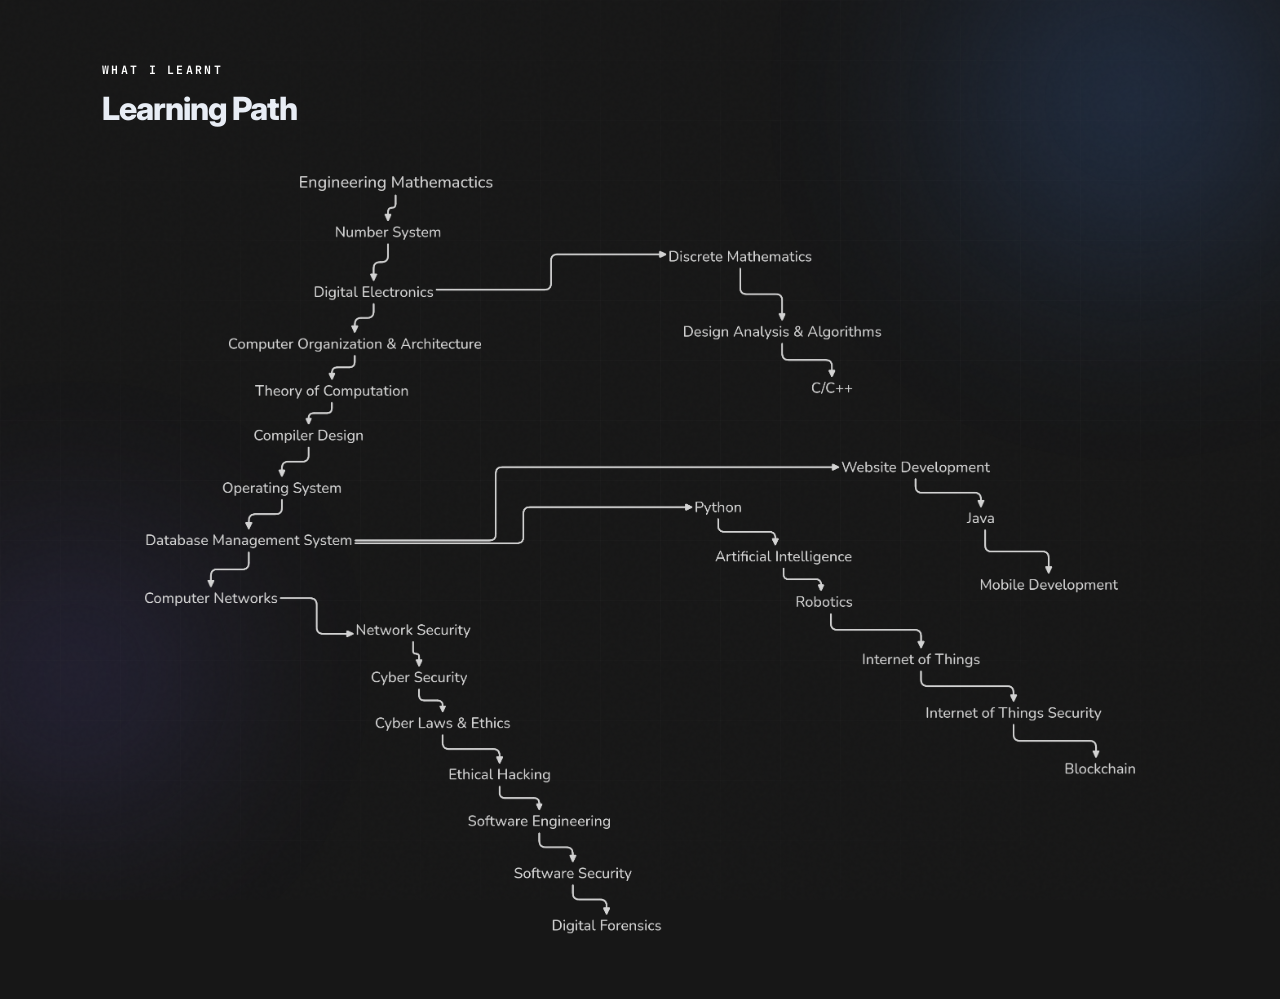
<file: static/assets/roadmap.html>
<!doctype html>
<html lang="en">
  <head>
    <meta charset="UTF-8" />
    <meta name="viewport" content="width=device-width, initial-scale=1.0" />
    <meta name="description" content="Akshat Jasrotia — Learning path and roadmap." />
    <title>Akshat Jasrotia — Roadmap</title>
    <link rel="preconnect" href="https://fonts.googleapis.com" />
    <link rel="preconnect" href="https://fonts.gstatic.com" crossorigin />
    <link
      href="https://fonts.googleapis.com/css2?family=Inter:wght@300;400;500;600;700;800;900&family=JetBrains+Mono:wght@400;600&display=swap"
      rel="stylesheet"
    />
    <link rel="stylesheet" href="../../style.css" />
    <link rel="icon" href="../icons/favicon.svg" />
    <script>
      (function () {
        try {
          var t = new URLSearchParams(location.search).get("theme");
          if (t !== "light" && t !== "dark") t = localStorage.getItem("theme") || "dark";
          else localStorage.setItem("theme", t);
          document.documentElement.setAttribute("data-theme", t);
        } catch (e) {}
      })();
    </script>
  </head>
  <body class="void-page">
    <div class="hero-bg">
      <div class="hero-orb orb-1"></div>
      <div class="hero-orb orb-2"></div>
      <div class="hero-grid"></div>
    </div>
    <div class="noise"></div>

    <section id="roadmap" class="section">
      <div class="container">
        <div class="section-label">What I learnt</div>
        <h2 class="section-title">Learning Path</h2>
      </div>
      <div class="roadmap-fullwidth">
        <div class="roadmap-img-wrap">
          <a
            href="https://www.youtube.com/@akshatjasrotia85/playlists"
            target="_blank"
          >
            <img src="../images/roadmap.png" alt="Roadmap" id="roadmap-img" />
          </a>
        </div>
      </div>
    </section>

    <script>
      window.VOID_CONFIG = { mode: "section" };
    </script>
    <script src="../../script.js"></script>
  </body>
</html>
</file>
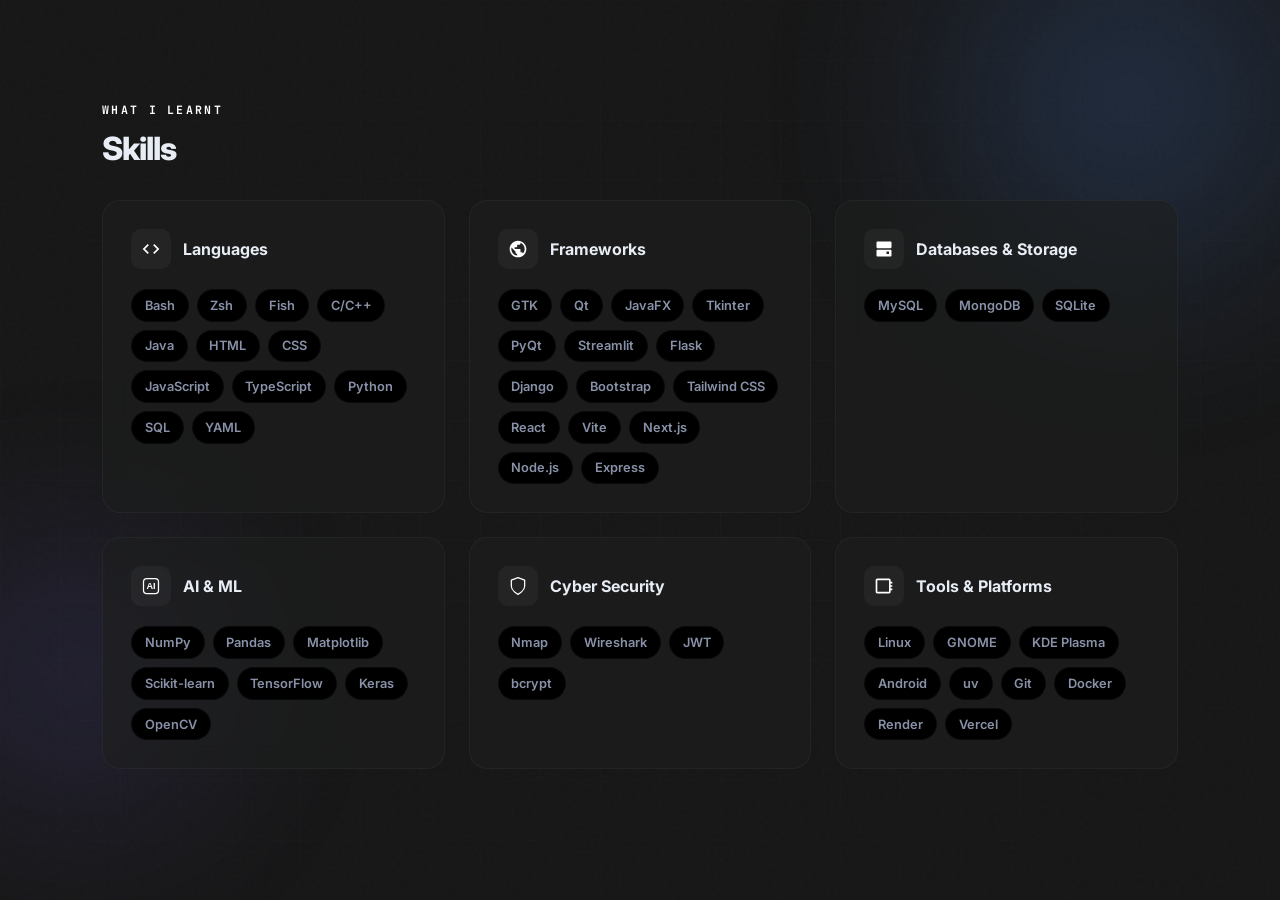
<file: static/assets/skills.html>
<!doctype html>
<html lang="en">
  <head>
    <meta charset="UTF-8" />
    <meta name="viewport" content="width=device-width, initial-scale=1.0" />
    <meta name="description" content="Akshat Jasrotia — Skills and tech stack." />
    <title>Akshat Jasrotia — Skills</title>
    <link rel="preconnect" href="https://fonts.googleapis.com" />
    <link rel="preconnect" href="https://fonts.gstatic.com" crossorigin />
    <link
      href="https://fonts.googleapis.com/css2?family=Inter:wght@300;400;500;600;700;800;900&family=JetBrains+Mono:wght@400;600&display=swap"
      rel="stylesheet"
    />
    <link rel="stylesheet" href="../../style.css" />
    <link rel="icon" href="../icons/favicon.svg" />
    <script>
      (function () {
        try {
          var t = new URLSearchParams(location.search).get("theme");
          if (t !== "light" && t !== "dark") t = localStorage.getItem("theme") || "dark";
          else localStorage.setItem("theme", t);
          document.documentElement.setAttribute("data-theme", t);
        } catch (e) {}
      })();
    </script>
  </head>
  <body class="void-page">
    <div class="hero-bg">
      <div class="hero-orb orb-1"></div>
      <div class="hero-orb orb-2"></div>
      <div class="hero-grid"></div>
    </div>
    <div class="noise"></div>

    <section id="skills" class="container section">
      <div class="section-label">What I learnt</div>
      <h2 class="section-title">Skills</h2>

      <div class="skills-grid">
        <div class="skill-category">
          <div class="skill-cat-header">
            <div class="skill-cat-icon">
              <img src="../icons/skill-languages.svg" alt="Languages" />
            </div>
            <h3>Languages</h3>
          </div>
          <div class="skill-tags">
            <span class="skill-tag">Bash</span>
            <span class="skill-tag">Zsh</span>
            <span class="skill-tag">Fish</span>
            <span class="skill-tag">C/C++</span>
            <span class="skill-tag">Java</span>
            <span class="skill-tag">HTML</span>
            <span class="skill-tag">CSS</span>
            <span class="skill-tag">JavaScript</span>
            <span class="skill-tag">TypeScript</span>
            <span class="skill-tag">Python</span>
            <span class="skill-tag">SQL</span>
            <span class="skill-tag">YAML</span>
          </div>
        </div>

        <div class="skill-category">
          <div class="skill-cat-header">
            <div class="skill-cat-icon">
              <img src="../icons/skill-frameworks.svg" alt="Frameworks" />
            </div>
            <h3>Frameworks</h3>
          </div>
          <div class="skill-tags">
            <span class="skill-tag">GTK</span>
            <span class="skill-tag">Qt</span>
            <span class="skill-tag">JavaFX</span>
            <span class="skill-tag">Tkinter</span>
            <span class="skill-tag">PyQt</span>
            <span class="skill-tag">Streamlit</span>
            <span class="skill-tag">Flask</span>
            <span class="skill-tag">Django</span>
            <span class="skill-tag">Bootstrap</span>
            <span class="skill-tag">Tailwind CSS</span>
            <span class="skill-tag">React</span>
            <span class="skill-tag">Vite</span>
            <span class="skill-tag">Next.js</span>
            <span class="skill-tag">Node.js</span>
            <span class="skill-tag">Express</span>
          </div>
        </div>

        <div class="skill-category">
          <div class="skill-cat-header">
            <div class="skill-cat-icon">
              <img
                src="../icons/skill-database.svg"
                alt="Databases &amp; Storage"
              />
            </div>
            <h3>Databases & Storage</h3>
          </div>
          <div class="skill-tags">
            <span class="skill-tag">MySQL</span>
            <span class="skill-tag">MongoDB</span>
            <span class="skill-tag">SQLite</span>
          </div>
        </div>

        <div class="skill-category">
          <div class="skill-cat-header">
            <div class="skill-cat-icon">
              <img src="../icons/skill-ai.svg" alt="AI &amp; ML" />
            </div>
            <h3>AI & ML</h3>
          </div>
          <div class="skill-tags">
            <span class="skill-tag">NumPy</span>
            <span class="skill-tag">Pandas</span>
            <span class="skill-tag">Matplotlib</span>
            <span class="skill-tag">Scikit-learn</span>
            <span class="skill-tag">TensorFlow</span>
            <span class="skill-tag">Keras</span>
            <span class="skill-tag">OpenCV</span>
          </div>
        </div>

        <div class="skill-category">
          <div class="skill-cat-header">
            <div class="skill-cat-icon">
              <img src="../icons/shield.svg" alt="Cyber Security" width="24" height="24" />
            </div>
            <h3>Cyber Security</h3>
          </div>
          <div class="skill-tags">
            <span class="skill-tag">Nmap</span>
            <span class="skill-tag">Wireshark</span>
            <span class="skill-tag">JWT</span>
            <span class="skill-tag">bcrypt</span>
          </div>
        </div>

        <div class="skill-category">
          <div class="skill-cat-header">
            <div class="skill-cat-icon">
              <img
                src="../icons/skill-tools.svg"
                alt="Tools &amp; Platforms"
              />
            </div>
            <h3>Tools & Platforms</h3>
          </div>
          <div class="skill-tags">
            <span class="skill-tag">Linux</span>
            <span class="skill-tag">GNOME</span>
            <span class="skill-tag">KDE Plasma</span>
            <span class="skill-tag">Android</span>
            <span class="skill-tag">uv</span>
            <span class="skill-tag">Git</span>
            <span class="skill-tag">Docker</span>
            <span class="skill-tag">Render</span>
            <span class="skill-tag">Vercel</span>
          </div>
        </div>
      </div>
    </section>

    <script>
      window.VOID_CONFIG = { mode: "section" };
    </script>
    <script src="../../script.js"></script>
  </body>
</html>
</file>
<file: style.css>
:root {
  --bg: #171717;
  --bg-sec: #1a1b1a;
  --bg-card: #1e1f1e;
  --text: #e8edf5;
  --text-sec: #8891a7;
  --text-muted: #525a72;
  --accent: #ffffff;
  --accent-2: #cccccc;
  --accent-glow: rgba(255, 255, 255, 0.2);
  --accent-soft: rgba(255, 255, 255, 0.06);
  --accent-warm: rgba(255, 255, 255, 0.1);
  --border: rgba(255, 255, 255, 0.05);
  --border-hover: rgba(255, 255, 255, 0.2);
  --nav-h: 68px;
  --transition: 0.3s cubic-bezier(0.4, 0, 0.2, 1);
  --radius: 18px;
  --radius-sm: 10px;
}

[data-theme="light"] {
  --bg: #ebeaeb;
  --bg-sec: #e0e0e0;
  --bg-card: #f5f5f5;
  --text: #0f172a;
  --text-sec: #475569;
  --text-muted: #94a3b8;
  --accent: #000000;
  --accent-2: #333333;
  --accent-glow: rgba(0, 0, 0, 0.1);
  --accent-soft: rgba(0, 0, 0, 0.04);
  --accent-warm: rgba(0, 0, 0, 0.06);
  --border: rgba(0, 0, 0, 0.06);
  --border-hover: rgba(0, 0, 0, 0.15);
}

[data-theme="dark"] {
  --bg: #171717;
  --bg-sec: #000000;
  --bg-card: #1e1f1e;
  --text: #e8edf5;
  --text-sec: #8891a7;
  --text-muted: #4a5268;
  --accent: #ffffff;
  --accent-2: #cccccc;
  --accent-glow: rgba(255, 255, 255, 0.15);
  --accent-soft: rgba(255, 255, 255, 0.04);
  --accent-warm: rgba(255, 255, 255, 0.08);
  --border: rgba(255, 255, 255, 0.04);
  --border-hover: rgba(255, 255, 255, 0.15);
}

/* Reset */
*,
*::before,
*::after {
  margin: 0;
  padding: 0;
  box-sizing: border-box;
}

html {
  scroll-behavior: smooth;
  font-size: 16px;
  overflow-x: hidden;
}

body {
  background: var(--bg);
  color: var(--text);
  font-family: "Inter", system-ui, sans-serif;
  line-height: 1.65;
  overflow-x: hidden;
  transition:
    background 0.5s ease,
    color 0.5s ease;
  -webkit-font-smoothing: antialiased;
}

/* Noise */
.noise {
  position: fixed;
  inset: 0;
  pointer-events: none;
  z-index: 0;
  opacity: 0.018;
  background-image: url("data:image/svg+xml,%3Csvg viewBox='0 0 256 256' xmlns='http://www.w3.org/2000/svg'%3E%3Cfilter id='n'%3E%3CfeTurbulence type='fractalNoise' baseFrequency='0.85' numOctaves='4' stitchTiles='stitch'/%3E%3C/filter%3E%3Crect width='100%25' height='100%25' filter='url(%23n)'/%3E%3C/svg%3E");
}

/* Container */
.container {
  max-width: 1140px;
  margin: 0 auto;
  padding: 0 2rem;
  position: relative;
  z-index: 1;
}

/* Navbar */
nav {
  position: fixed;
  top: 0;
  width: 100%;
  height: var(--nav-h);
  z-index: 1000;
  background: rgba(20, 20, 20, 0.75);
  backdrop-filter: blur(20px) saturate(1.5);
  -webkit-backdrop-filter: blur(20px);
  border-bottom: 1px solid var(--border);
  transition: background var(--transition);
}

[data-theme="light"] nav {
  background: rgba(245, 247, 255, 0.8);
}

.nav-content {
  height: 100%;
  display: flex;
  align-items: center;
  justify-content: space-between;
}

.logo {
  font-size: 1.25rem;
  font-weight: 800;
  letter-spacing: -0.02em;
  text-decoration: none;
  color: var(--text);
  transition: color 0.3s ease;
}

.logo span {
  color: var(--accent);
}

.nav-links {
  display: flex;
  align-items: center;
  gap: 1.5rem;
}

.nav-icon-link {
  position: relative;
  display: flex;
  align-items: center;
  justify-content: center;
  width: 40px;
  height: 40px;
  border-radius: 12px;
  color: var(--text-sec);
  transition: all 0.3s cubic-bezier(0.4, 0, 0.2, 1);
  text-decoration: none;
}

.nav-svg {
  width: 20px;
  height: 20px;
  fill: none;
  stroke: currentColor;
  stroke-width: 2;
  stroke-linecap: round;
  stroke-linejoin: round;
  transition: transform 0.3s ease;
}

.nav-tooltip {
  position: absolute;
  top: 130%;
  left: 50%;
  transform: translateX(-50%) translateY(10px);
  background: #000;
  color: #fff;
  padding: 6px 12px;
  border-radius: 8px;
  font-size: 0.75rem;
  font-weight: 600;
  white-space: nowrap;
  opacity: 0;
  visibility: hidden;
  transition: all 0.3s cubic-bezier(0.4, 0, 0.2, 1);
  box-shadow: 0 4px 15px rgba(0, 0, 0, 0.3);
  border: 1px solid rgba(255, 255, 255, 0.1);
  pointer-events: none;
}

[data-theme="dark"] .nav-icon {
  filter: invert(1);
}
[data-theme="dark"] #download-cv-btn img {
  filter: invert(1);
}

.nav-icon-link:hover {
  background: var(--accent-soft);
  color: var(--accent);
}

.nav-icon-link:hover .nav-svg,
.nav-icon-link:hover .nav-icon {
  transform: translateY(-2px);
}

.nav-icon {
  width: 20px;
  height: 20px;
  display: block;
}


.sidebar-icon {
  width: 20px;
  height: 20px;
  display: block;
}
[data-theme="dark"] .sidebar-icon {
  filter: invert(1);
}
.skill-cat-icon svg,
.skill-cat-icon img {
  width: 20px;
  height: 20px;
  color: var(--accent);
  fill: var(--accent);
  display: block;
}
[data-theme="dark"] .skill-cat-icon img {
  filter: invert(1);
}

.contact-item-icon svg,
.contact-item-icon img {
  color: var(--accent);
  width: 18px;
  height: 18px;
  display: block;
}
[data-theme="dark"] .contact-item-icon img {
  filter: invert(1);
}

.project-icon svg,
.project-icon img {
  width: 24px;
  height: 24px;
  color: var(--accent);
  display: block;
}
[data-theme="dark"] .project-icon img {
  filter: invert(1);
}

.nav-icon-link:hover .nav-tooltip {
  opacity: 1;
  visibility: visible;
  transform: translateX(-50%) translateY(0);
}

/* Theme Toggle */
.theme-toggle {
  background: var(--accent-soft);
  border: 1px solid var(--border);
  width: 42px;
  height: 42px;
  border-radius: var(--radius-sm);
  cursor: pointer;
  font-size: 1.1rem;
  color: var(--text);
  transition: var(--transition);
  display: flex;
  align-items: center;
  justify-content: center;
}
.theme-toggle:hover {
  border-color: var(--accent);
  background: var(--accent-soft);
}

/* Hamburger */
.hamburger {
  display: none;
  background: none;
  border: none;
  color: var(--text);
  font-size: 1.6rem;
  cursor: pointer;
  line-height: 1;
}

/* Sidebar */
.sidebar {
  position: fixed;
  top: 0;
  right: -100%;
  width: 290px;
  height: 100vh;
  background: var(--bg-sec);
  z-index: 2000;
  padding: 2rem;
  display: flex;
  flex-direction: column;
  gap: 1.2rem;
  overflow-y: auto;
  overscroll-behavior: contain;
  transition: right 0.4s cubic-bezier(0.4, 0, 0.2, 1);
}
.sidebar.active {
  right: 0;
}

.sidebar-header {
  display: flex;
  justify-content: space-between;
  align-items: center;
  margin-bottom: 1rem;
}
.sidebar-header button {
  background: none;
  border: none;
  color: var(--text);
  font-size: 2rem;
  cursor: pointer;
  line-height: 1;
}

.sidebar-link {
  display: flex;
  align-items: center;
  gap: 1rem;
  text-decoration: none;
  color: var(--text);
  font-size: 1.1rem;
  font-weight: 600;
  padding: 1rem 0;
  border-bottom: 1px solid var(--border);
  transition: color 0.3s ease;
}

.sidebar-svg {
  width: 20px;
  height: 20px;
  fill: none;
  stroke: currentColor;
  stroke-width: 2;
  stroke-linecap: round;
  stroke-linejoin: round;
}

.sidebar-link:hover {
  color: var(--accent);
}

.theme-toggle-mobile {
  margin-top: auto;
  padding: 0.9rem;
  background: var(--accent-soft);
  border: 1px solid var(--border);
  border-radius: var(--radius-sm);
  color: var(--text);
  font-size: 0.95rem;
  font-weight: 600;
  cursor: pointer;
  transition: var(--transition);
}
.theme-toggle-mobile:hover {
  border-color: var(--accent);
}

.overlay {
  position: fixed;
  inset: 0;
  background: rgba(0, 0, 0, 0.6);
  backdrop-filter: blur(4px);
  opacity: 0;
  pointer-events: none;
  z-index: 1500;
  transition: opacity 0.4s;
}
.overlay.active {
  opacity: 1;
  pointer-events: all;
}

/* Section shared */
.section {
  padding: 60px 0;
}
.container.section {
  padding-left: 2rem;
  padding-right: 2rem;
}

.section-label {
  font-size: 0.72rem;
  font-weight: 700;
  letter-spacing: 0.2em;
  text-transform: uppercase;
  color: var(--accent);
  margin-bottom: 0.75rem;
  font-family: "JetBrains Mono", monospace;
}

.section-title {
  font-size: clamp(1.6rem, 3vw, 2rem);
  font-weight: 800;
  letter-spacing: -0.03em;
  line-height: 1.15;
  margin-bottom: 2rem;
  color: var(--text);
}

/* Hero */
.hero {
  min-height: auto;
  padding: 80px 0 60px;
  display: flex;
  align-items: center;
  padding-top: var(--nav-h);
  position: relative;
  overflow: hidden;
}

.hero-bg {
  position: absolute;
  inset: 0;
  pointer-events: none;
  overflow: hidden;
}

.hero-orb {
  position: absolute;
  border-radius: 50%;
  filter: blur(100px);
  opacity: 0.3;
  animation: orbFloat 8s ease-in-out infinite;
}

.orb-1 {
  width: 500px;
  height: 500px;
  background: radial-gradient(circle, #4f8ef7 0%, transparent 70%);
  top: -150px;
  right: -100px;
  animation-delay: 0s;
}

.orb-2 {
  width: 350px;
  height: 350px;
  background: radial-gradient(circle, #7c6cf7 0%, transparent 70%);
  bottom: 50px;
  left: -100px;
  animation-delay: -4s;
}

@keyframes orbFloat {
  0%,
  100% {
    transform: translate(0, 0) scale(1);
  }
  50% {
    transform: translate(20px, -30px) scale(1.05);
  }
}

.hero-grid {
  position: absolute;
  inset: 0;
  background-image:
    linear-gradient(rgba(255, 255, 255, 0.05) 1px, transparent 1px),
    linear-gradient(90deg, rgba(255, 255, 255, 0.05) 1px, transparent 1px);
  background-size: 60px 60px;
  -webkit-mask-image: radial-gradient(
    ellipse 80% 80% at 50% 50%,
    black 20%,
    transparent 100%
  );
  mask-image: radial-gradient(
    ellipse 80% 80% at 50% 50%,
    black 20%,
    transparent 100%
  );
  opacity: 0.35;
}

[data-theme="light"] .hero-grid {
  background-image:
    linear-gradient(rgba(15, 23, 42, 0.06) 1px, transparent 1px),
    linear-gradient(90deg, rgba(15, 23, 42, 0.06) 1px, transparent 1px);
}

.hero-content {
  display: flex;
  flex-direction: column;
  align-items: center;
  text-align: center;
  gap: 0;
  padding: 3rem 2rem;
  animation: heroFadeUp 0.9s cubic-bezier(0.22, 1, 0.36, 1) both;
}

@keyframes heroFadeUp {
  from {
    opacity: 0;
    transform: translateY(30px);
  }
  to {
    opacity: 1;
    transform: translateY(0);
  }
}

.hero-badge {
  display: inline-flex;
  align-items: center;
  gap: 0.5rem;
  padding: 0.4rem 1rem;
  border: 1px solid var(--border-hover);
  border-radius: 999px;
  font-size: 0.8rem;
  font-weight: 600;
  color: var(--accent);
  background: var(--accent-soft);
  margin-bottom: 1.5rem;
  letter-spacing: 0.02em;
}

.badge-dot {
  width: 8px;
  height: 8px;
  border-radius: 50%;
  background: #22c55e;
  box-shadow: 0 0 8px #22c55e;
  animation: pulse 2s infinite;
}

@keyframes pulse {
  0%,
  100% {
    box-shadow: 0 0 0 0 rgba(34, 197, 94, 0.5);
  }
  50% {
    box-shadow: 0 0 0 6px rgba(34, 197, 94, 0);
  }
}

.hero h1 {
  font-size: clamp(2.5rem, 6vw, 4rem);
  font-weight: 900;
  line-height: 1.05;
  letter-spacing: -0.04em;
  margin-bottom: 1.5rem;
}

.gradient-text {
  background: linear-gradient(135deg, var(--accent) 0%, var(--accent-2) 100%);
  -webkit-background-clip: text;
  -webkit-text-fill-color: transparent;
  background-clip: text;
}

.hero-desc {
  font-size: 1.15rem;
  color: var(--text-sec);
  max-width: 640px;
  line-height: 1.75;
  margin-bottom: 1.5rem;
}

.hero-desc strong {
  color: var(--text);
  font-weight: 700;
}

.hero-meta {
  display: flex;
  flex-wrap: wrap;
  gap: 1.2rem;
  margin-bottom: 2.5rem;
}

.meta-item {
  display: flex;
  align-items: center;
  gap: 0.4rem;
  font-size: 0.85rem;
  color: var(--text-muted);
  font-weight: 500;
}

.meta-item svg {
  color: var(--accent);
  flex-shrink: 0;
}

.hero-btns {
  display: flex;
  gap: 1rem;
  flex-wrap: wrap;
}

/* Buttons */
.btn {
  display: inline-flex;
  align-items: center;
  gap: 0.5rem;
  padding: 0.85rem 1.8rem;
  border-radius: var(--radius-sm);
  font-weight: 700;
  font-size: 0.9rem;
  text-decoration: none;
  transition: var(--transition);
  cursor: pointer;
  border: none;
  letter-spacing: 0.01em;
}

.btn-primary {
  background: linear-gradient(135deg, var(--accent) 0%, var(--accent-2) 100%);
  color: var(--bg);
  box-shadow: 0 4px 20px var(--accent-glow);
}
.btn-primary:hover {
  transform: translateY(-2px);
  box-shadow: 0 8px 30px var(--accent-glow);
}

.btn-ghost {
  background: var(--accent-soft);
  color: var(--accent);
  border: 1px solid var(--border-hover);
}
.btn-ghost:hover {
  background: var(--accent);
  color: var(--bg);
  transform: translateY(-2px);
}

.btn-secondary {
  background: transparent;
  color: var(--text);
  border: 1.5px solid var(--border-hover);
  backdrop-filter: blur(6px);
}
.btn-secondary:hover {
  border-color: var(--accent);
  color: var(--bg);
  transform: translateY(-2px);
  box-shadow: 0 6px 20px var(--accent-glow);
  background: var(--accent);
}

/* Scroll indicator */
.scroll-indicator {
  display: none;
  position: absolute;
  bottom: 2.5rem;
  left: 50%;
  transform: translateX(-50%);
  display: flex;
  flex-direction: column;
  align-items: center;
  gap: 0.5rem;
  color: var(--text-muted);
  font-size: 0.7rem;
  letter-spacing: 0.15em;
  text-transform: uppercase;
  font-weight: 600;
  animation: scrollBob 2s ease-in-out infinite;
}

.scroll-line {
  width: 1px;
  height: 40px;
  background: linear-gradient(to bottom, var(--accent), transparent);
  border-radius: 2px;
}

@keyframes scrollBob {
  0%,
  100% {
    transform: translateX(-50%) translateY(0);
    opacity: 0.6;
  }
  50% {
    transform: translateX(-50%) translateY(6px);
    opacity: 1;
  }
}

/* Education timeline */
.timeline {
  position: relative;
  padding-left: 2.5rem;
}

.timeline::before {
  content: "";
  position: absolute;
  left: 0;
  top: 8px;
  bottom: 8px;
  width: 2px;
  background: linear-gradient(
    to bottom,
    var(--accent),
    var(--accent-2),
    transparent
  );
  border-radius: 2px;
}

.timeline-item {
  position: relative;
  margin-bottom: 2rem;
  animation: fadeInLeft 0.6s ease both;
}

.timeline-item:nth-child(1) {
  animation-delay: 0.1s;
}
.timeline-item:nth-child(2) {
  animation-delay: 0.2s;
}
.timeline-item:nth-child(3) {
  animation-delay: 0.3s;
}

@keyframes fadeInLeft {
  from {
    opacity: 0;
    transform: translateX(-20px);
  }
  to {
    opacity: 1;
    transform: translateX(0);
  }
}

.timeline-dot {
  position: absolute;
  left: -2.5rem;
  top: 1.4rem;
  width: 14px;
  height: 14px;
  border-radius: 50%;
  background: var(--accent);
  border: 3px solid var(--bg);
  box-shadow: 0 0 12px var(--accent-glow);
  margin-left: -6px;
}

.timeline-card {
  background: var(--bg-card);
  border: 1px solid var(--border);
  border-radius: var(--radius);
  padding: 1.75rem 2rem;
  transition: var(--transition);
}
.timeline-card:hover {
  border-color: var(--border-hover);
  transform: translateX(4px);
  box-shadow: 0 8px 30px rgba(0, 0, 0, 0.2);
}

.timeline-year {
  font-size: 0.75rem;
  color: var(--accent);
  font-weight: 700;
  letter-spacing: 0.08em;
  text-transform: uppercase;
  margin-bottom: 0.5rem;
  font-family: "JetBrains Mono", monospace;
}

.timeline-card h3 {
  font-size: 1.15rem;
  font-weight: 800;
  margin-bottom: 0.3rem;
}

.tl-role {
  color: var(--text-sec);
  font-size: 0.9rem;
  margin-bottom: 0.8rem;
  overflow-wrap: break-word;
}

.tl-date {
  color: var(--text-muted);
  font-size: 0.82rem;
  font-weight: 500;
  margin-bottom: 0.6rem;
}

.tl-score {
  margin-bottom: 0.8rem;
}

.score-badge {
  display: inline-block;
  padding: 0.25rem 0.8rem;
  background: linear-gradient(
    135deg,
    var(--accent-soft),
    rgba(124, 108, 247, 0.1)
  );
  border: 1px solid var(--border-hover);
  border-radius: 999px;
  font-size: 0.82rem;
  font-weight: 700;
  color: var(--accent);
}

.tl-link {
  font-size: 0.82rem;
  font-weight: 700;
  color: var(--text-muted);
  text-decoration: none;
  transition: color var(--transition);
}
.tl-link:hover {
  color: var(--accent);
}

/* Skills */
.skills-grid {
  display: grid;
  grid-template-columns: repeat(auto-fit, minmax(260px, 1fr));
  gap: 1.5rem;
}

.skill-category {
  background: var(--bg-card);
  border: 1px solid var(--border);
  border-radius: var(--radius);
  padding: 1.75rem;
  transition: var(--transition);
}
.skill-category:hover {
  border-color: var(--border-hover);
  transform: translateY(-3px);
  box-shadow: 0 12px 40px rgba(0, 0, 0, 0.2);
}

.skill-cat-header {
  display: flex;
  align-items: center;
  gap: 0.75rem;
  margin-bottom: 1.25rem;
}

.skill-cat-icon {
  width: 40px;
  height: 40px;
  border-radius: var(--radius-sm);
  background: var(--accent-soft);
  display: flex;
  align-items: center;
  justify-content: center;
  flex-shrink: 0;
}


.skill-cat-header h3 {
  font-size: 1rem;
  font-weight: 700;
}

.skill-tags {
  display: flex;
  flex-wrap: wrap;
  gap: 0.5rem;
}

.skill-tag {
  padding: 0.3rem 0.8rem;
  background: var(--bg-sec);
  border: 1px solid var(--border);
  border-radius: 999px;
  font-size: 0.8rem;
  font-weight: 600;
  color: var(--text-sec);
  transition: var(--transition);
}
.skill-tag:hover,
.skill-tag.highlight {
  border-color: var(--accent);
  color: var(--accent);
  background: var(--accent-soft);
}

/* Experience */
.exp-list {
  display: grid;
  grid-template-columns: repeat(auto-fill, minmax(380px, 1fr));
  gap: 1.5rem;
}

.exp-card {
  background: var(--bg-card);
  border: 1px solid var(--border);
  border-radius: var(--radius);
  overflow: hidden;
  transition: border-color var(--transition);
}
.exp-card:hover {
  border-color: var(--border-hover);
}
.exp-card.open {
  border-color: var(--border-hover);
}

.exp-header {
  display: flex;
  align-items: center;
  justify-content: space-between;
  padding: 1.75rem 2rem;
  cursor: pointer;
  user-select: none;
  gap: 1rem;
}

.exp-meta {
  display: flex;
  align-items: center;
  gap: 1.25rem;
}

.exp-org-badge {
  width: 56px;
  height: 56px;
  border-radius: 14px;
  display: flex;
  align-items: center;
  justify-content: center;
  font-size: 1.1rem;
  font-weight: 900;
  letter-spacing: 0.05em;
  flex-shrink: 0;
}

.drdo-badge {
  background: linear-gradient(
    135deg,
    rgba(79, 142, 247, 0.2),
    rgba(124, 108, 247, 0.2)
  );
  border: 1px solid rgba(79, 142, 247, 0.3);
  color: var(--accent);
}

.cuj-badge {
  background: linear-gradient(
    135deg,
    rgba(34, 197, 94, 0.15),
    rgba(16, 185, 129, 0.15)
  );
  border: 1px solid rgba(34, 197, 94, 0.3);
  color: #22c55e;
}

.udemy-badge {
  background: linear-gradient(
    135deg,
    rgba(164, 53, 240, 0.15),
    rgba(96, 31, 140, 0.15)
  );
  border: 1px solid rgba(164, 53, 240, 0.3);
  color: #a435f0;
}

.null-badge {
  background: linear-gradient(
    135deg,
    rgba(234, 179, 8, 0.15),
    rgba(202, 138, 4, 0.15)
  );
  border: 1px solid rgba(234, 179, 8, 0.3);
  color: #eab308;
}

.aicte-badge {
  background: linear-gradient(
    135deg,
    rgba(79, 70, 229, 0.15),
    rgba(67, 56, 202, 0.15)
  );
  border: 1px solid rgba(79, 70, 229, 0.3);
  color: #4f46e5;
}

.nic-badge {
  background: linear-gradient(
    135deg,
    rgba(59, 130, 246, 0.2),
    rgba(37, 99, 235, 0.2)
  );
  border: 1px solid rgba(59, 130, 246, 0.3);
  color: #3b82f6;
}

.nptel-badge {
  background: linear-gradient(
    135deg,
    rgba(255, 107, 53, 0.15),
    rgba(230, 74, 25, 0.15)
  );
  border: 1px solid rgba(255, 107, 53, 0.3);
  color: #ff6b35;
}

.swayam-badge {
  background: linear-gradient(
    135deg,
    rgba(0, 168, 150, 0.15),
    rgba(0, 131, 118, 0.15)
  );
  border: 1px solid rgba(0, 168, 150, 0.3);
  color: #00a896;
}

.exp-header h3 {
  font-size: 1.05rem;
  font-weight: 700;
  margin-bottom: 0.2rem;
  overflow-wrap: break-word;
}

.exp-org {
  font-size: 0.85rem;
  color: var(--text-sec);
  overflow-wrap: break-word;
}

.exp-date {
  font-size: 0.8rem;
  color: var(--text-muted);
  margin-top: 0.2rem;
}

.exp-right {
  display: flex;
  align-items: center;
  gap: 1.2rem;
  flex-shrink: 0;
}

.cert-link {
  font-size: 0.8rem;
  font-weight: 700;
  color: var(--text-muted);
  text-decoration: none;
  transition: color var(--transition);
  white-space: nowrap;
}
.cert-link:hover {
  color: var(--accent);
}

.exp-chevron {
  font-size: 1.4rem;
  color: var(--text-muted);
  transition: transform 0.35s ease;
  display: inline-block;
  line-height: 1;
}
.exp-card.open .exp-chevron {
  transform: rotate(90deg);
}

.exp-body {
  max-height: 0;
  overflow: hidden;
  transition:
    max-height 0.45s cubic-bezier(0.4, 0, 0.2, 1),
    padding 0.3s ease;
  padding: 0 2rem;
}
.exp-card.open .exp-body {
  max-height: 600px;
  padding: 0 2rem 2rem;
}

.exp-points {
  list-style: none;
  display: flex;
  flex-direction: column;
  gap: 0.75rem;
}

.exp-points li {
  font-size: 0.92rem;
  color: var(--text-sec);
  padding-left: 1.2rem;
  position: relative;
  line-height: 1.65;
}
.exp-points li::before {
  content: "›";
  position: absolute;
  left: 0;
  color: var(--accent);
  font-weight: 700;
  font-size: 1.1rem;
}
.exp-points li strong {
  color: var(--text);
  font-weight: 700;
}

/* Projects */
.projects-grid {
  display: grid;
  grid-template-columns: 1fr 1fr;
  gap: 1.5rem;
}

.project-card {
  background: var(--bg-card);
  border: 1px solid var(--border);
  border-radius: var(--radius);
  padding: 2rem;
  display: flex;
  flex-direction: column;
  gap: 0.85rem;
  transition: var(--transition);
  position: relative;
  overflow: hidden;
}
.project-card::before {
  content: "";
  position: absolute;
  top: 0;
  left: 0;
  right: 0;
  height: 2px;
  background: linear-gradient(90deg, var(--accent), var(--accent-2));
  opacity: 0;
  transition: opacity var(--transition);
}
.project-card:hover {
  border-color: var(--border-hover);
  transform: translateY(-5px);
  box-shadow: 0 16px 50px rgba(0, 0, 0, 0.3);
}
.project-card:hover::before {
  opacity: 1;
}

.project-top {
  display: flex;
  justify-content: space-between;
  align-items: flex-start;
}

.project-icon {
  width: 48px;
  height: 48px;
  border-radius: var(--radius-sm);
  background: var(--accent-soft);
  display: flex;
  align-items: center;
  justify-content: center;
  border: 1px solid var(--border-hover);
}


.project-link-icon {
  width: 36px;
  height: 36px;
  border-radius: 8px;
  background: var(--bg-sec);
  border: 1px solid var(--border);
  display: flex;
  align-items: center;
  justify-content: center;
  transition: var(--transition);
  color: var(--text-sec);
}
[data-theme="dark"] .project-link-icon img {
  filter: invert(1);
}
.project-link-icon:hover {
  border-color: var(--accent);
  color: var(--accent);
  background: var(--accent-soft);
}
.project-link-icon svg,
.project-link-icon img {
  width: 18px;
  height: 18px;
  display: block;
}
.project-link-icon svg {
  fill: currentColor;
}

.project-card h3 {
  font-size: 1.3rem;
  font-weight: 800;
  letter-spacing: -0.02em;
}

.project-full-name {
  font-size: 0.8rem;
  font-weight: 600;
  color: var(--accent);
  letter-spacing: 0.02em;
  overflow-wrap: break-word;
}

.project-date {
  font-size: 0.75rem;
  color: var(--text-muted);
  margin-top: 0.35rem;
}

.project-points {
  list-style: none;
  display: flex;
  flex-direction: column;
  gap: 0.5rem;
  flex: 1;
}
.project-points li {
  font-size: 0.875rem;
  color: var(--text-sec);
  padding-left: 1rem;
  position: relative;
  line-height: 1.6;
}
.project-points li::before {
  content: "•";
  position: absolute;
  left: 0;
  color: var(--accent);
  font-size: 0.9rem;
}
.project-points li strong {
  color: var(--text);
}

.project-tags {
  display: flex;
  flex-wrap: wrap;
  gap: 0.4rem;
  margin-top: 0.5rem;
}
.project-tags span {
  padding: 0.2rem 0.6rem;
  background: var(--accent-soft);
  border: 1px solid var(--border-hover);
  border-radius: 999px;
  font-size: 0.72rem;
  font-weight: 700;
  color: var(--accent);
  letter-spacing: 0.03em;
}

/* Certificates */
.certs-grid {
  display: grid;
  grid-template-columns: repeat(auto-fill, minmax(175px, 1fr));
  gap: 1rem;
  margin-bottom: 3rem;
}

.cert-card {
  background: var(--bg-card);
  border: 1px solid var(--border);
  border-radius: var(--radius);
  padding: 1.5rem 1.25rem;
  text-align: center;
  text-decoration: none;
  display: flex;
  flex-direction: column;
  align-items: center;
  gap: 0.6rem;
  transition: var(--transition);
  cursor: pointer;
}
.cert-card:hover {
  border-color: var(--border-hover);
  transform: translateY(-5px);
  box-shadow: 0 10px 30px rgba(0, 0, 0, 0.2);
  background: var(--bg-sec);
}

.cert-icon {
  font-size: 1.8rem;
}

.cert-card h4 {
  font-size: 0.85rem;
  font-weight: 700;
  color: var(--text);
}
.cert-card p {
  font-size: 0.75rem;
  color: var(--text-muted);
  line-height: 1.4;
}

/* Achievements */
.ach-title {
  font-size: 1.1rem;
  font-weight: 700;
  margin-bottom: 1.25rem;
  color: var(--text);
}

.ach-grid {
  display: grid;
  grid-template-columns: repeat(auto-fit, minmax(260px, 1fr));
  gap: 1rem;
}

.ach-card {
  display: flex;
  align-items: flex-start;
  gap: 1rem;
  background: var(--bg-card);
  border: 1px solid var(--border);
  border-radius: var(--radius);
  padding: 1.25rem 1.5rem;
}

.ach-icon {
  font-size: 1.5rem;
  flex-shrink: 0;
}
.ach-info {
  display: flex;
  flex-direction: column;
  align-items: flex-start;
  gap: 0.4rem;
}
.ach-card p {
  font-size: 0.9rem;
  color: var(--text-sec);
  line-height: 1.55;
  margin: 0;
}
.ach-card p strong {
  color: var(--text);
}

/* Contact */
.contact-wrap {
  display: grid;
  grid-template-columns: 1fr auto;
  gap: 4rem;
  align-items: center;
}

.contact-lead {
  font-size: 1.05rem;
  color: var(--text-sec);
  line-height: 1.75;
  margin-bottom: 2rem;
  max-width: 520px;
}

.contact-links {
  display: grid;
  grid-template-columns: repeat(4, 1fr);
  gap: 0.75rem;
}

.contact-item {
  display: flex;
  align-items: center;
  justify-content: center;
  text-decoration: none;
  transition: var(--transition);
  padding: 0.85rem 1rem;
  border: 1px solid var(--border);
  border-radius: var(--radius-sm);
  background: rgba(30, 31, 30, 0.72);
  background: color-mix(in srgb, var(--bg-card) 72%, transparent);
  backdrop-filter: blur(10px);
  -webkit-backdrop-filter: blur(10px);
  box-shadow: 0 4px 16px rgba(0, 0, 0, 0.18);
  position: relative;
}
.contact-item:hover {
  border-color: var(--border-hover);
  transform: translateY(-3px);
  box-shadow: 0 10px 30px rgba(0, 0, 0, 0.3);
  z-index: 10;
}

.contact-item-icon {
  width: 36px;
  height: 36px;
  border-radius: 10px;
  background: var(--accent-soft);
  display: flex;
  align-items: center;
  justify-content: center;
  flex-shrink: 0;
}

.contact-item-info {
  position: absolute;
  bottom: calc(100% + 8px);
  left: 50%;
  transform: translateX(-50%);
  background: var(--bg-card);
  border: 1px solid var(--border);
  border-radius: var(--radius-sm);
  padding: 0.5rem 0.75rem;
  white-space: nowrap;
  opacity: 0;
  pointer-events: none;
  transition: var(--transition);
  box-shadow: 0 4px 16px rgba(0, 0, 0, 0.15);
}
.contact-item:hover .contact-item-info {
  opacity: 1;
}

.contact-item-label {
  font-size: 0.68rem;
  text-transform: uppercase;
  letter-spacing: 0.1em;
  color: var(--text-muted);
  font-weight: 700;
}
.contact-item-value {
  font-size: 0.8rem;
  font-weight: 600;
  color: var(--text);
}
.contact-cta {
  display: flex;
  flex-direction: column;
  align-items: center;
  justify-content: center;
  gap: 1rem;
  width: 160px;
  height: 160px;
  border-radius: 50%;
  background: linear-gradient(135deg, var(--accent), var(--accent-2));
  color: var(--bg);
  font-size: 1.05rem;
  font-weight: 800;
  text-decoration: none;
  box-shadow: 0 8px 40px var(--accent-glow);
  transition: var(--transition);
  text-align: center;
}
.contact-cta:hover {
  transform: scale(1.06);
  box-shadow: 0 16px 60px var(--accent-glow);
}
.contact-cta svg {
  width: 22px;
  height: 22px;
}

/* Footer */
footer {
  padding: 2.5rem 0;
  border-top: 1px solid var(--border);
}

.footer-inner {
  display: flex;
  align-items: center;
  justify-content: space-between;
  flex-wrap: wrap;
  gap: 1rem;
}

footer p {
  font-size: 0.82rem;
  color: var(--text-muted);
}

.footer-links {
  display: flex;
  gap: 1.5rem;
}
.footer-links a {
  font-size: 0.82rem;
  color: var(--text-muted);
  text-decoration: none;
  font-weight: 600;
  transition: color var(--transition);
}
.footer-links a:hover {
  color: var(--accent);
}

/* Responsive */
@media (max-width: 900px) {
  .projects-grid {
    grid-template-columns: 1fr 1fr;
  }
  .project-card:last-child {
    grid-column: auto;
  }
  .contact-wrap {
    grid-template-columns: 1fr;
    gap: 2rem;
    text-align: center;
  }
  .contact-right {
    align-self: center;
    display: flex;
    justify-content: center;
  }
  .contact-links {
    grid-template-columns: repeat(4, 1fr);
  }
  .container,
  .container.section {
    padding-left: 1.5rem;
    padding-right: 1.5rem;
  }
}

@media (max-width: 768px) {
  .nav-links {
    display: none;
  }
  .hamburger {
    display: block;
  }

  .sidebar {
    top: 0;
    left: auto;
    right: -300px;
    width: 290px;
    height: 100dvh;
    padding: 1.5rem;
    gap: 0.5rem;
    border-left: 1px solid var(--border);
    box-shadow: -4px 0 20px rgba(0, 0, 0, 0.2);
  }
  .sidebar.active {
    right: 0;
  }
  .sidebar-header {
    margin-bottom: 0.25rem;
  }
  .sidebar-link {
    font-size: 1rem;
    padding: 0.75rem 0;
  }
  .theme-toggle-mobile {
    margin-top: auto;
    padding: 0.75rem;
    font-size: 0.9rem;
  }

  .resume-page .sidebar {
    position: static;
    right: auto;
    width: auto;
    height: auto;
    padding: 1rem;
    gap: 1rem;
    border: none;
    box-shadow: none;
  }

  .hero h1 {
    font-size: clamp(2.2rem, 10vw, 3rem);
  }

  .container,
  .container.section {
    padding-left: 1.5rem;
    padding-right: 1.5rem;
  }

  .section {
    padding: 40px 0;
  }

  .timeline {
    padding-left: 1.5rem;
  }

  .skills-grid {
    grid-template-columns: 1fr 1fr;
    gap: 1rem;
  }
  .certs-grid {
    grid-template-columns: 1fr 1fr;
  }

  .exp-list {
    grid-template-columns: 1fr 1fr;
    gap: 1rem;
  }
  .exp-header {
    flex-direction: column;
    align-items: flex-start;
    gap: 0.75rem;
    padding: 1.25rem;
  }
  .exp-right {
    width: 100%;
    justify-content: flex-start;
    gap: 1rem;
  }
  .exp-head {
    font-size: 1rem;
  }
  .exp-header h3 {
    font-size: 0.9rem;
    overflow-wrap: break-word;
  }
  .exp-org {
    font-size: 0.78rem;
    overflow-wrap: break-word;
  }
  .exp-date {
    font-size: 0.74rem;
  }

  .contact-links {
    grid-template-columns: repeat(4, 1fr);
    gap: 0.6rem;
  }
  .contact-item {
    padding: 0.75rem;
  }
  .contact-item-info {
    white-space: normal;
    max-width: 200px;
  }

  .hero-content {
    padding: 2rem 1.25rem;
  }

  .hero-btns {
    flex-direction: column;
    width: 100%;
    align-items: center;
  }
  .btn {
    width: 100%;
    max-width: 280px;
    justify-content: center;
  }

  .section-title {
    font-size: 1.4rem;
    margin-bottom: 1.5rem;
  }

  .project-card {
    padding: 1.5rem;
  }

  .timeline-card {
    padding: 1.25rem;
  }
  .tl-role {
    font-size: 0.82rem;
  }
  .tl-date {
    font-size: 0.76rem;
  }
}

@media (max-width: 480px) {
  .container,
  .container.section {
    padding-left: 1.25rem;
    padding-right: 1.25rem;
  }
  .hero h1 {
    font-size: clamp(1.8rem, 8vw, 2.2rem);
  }
  .hero-content {
    padding: 1.5rem 1.25rem;
  }
  .section {
    padding: 30px 0;
  }
  .section-title {
    font-size: 1.2rem;
  }
  .skills-grid {
    grid-template-columns: 1fr 1fr;
    gap: 0.75rem;
  }
  .skill-category {
    padding: 0.85rem;
  }
  .projects-grid {
    grid-template-columns: 1fr 1fr;
    gap: 0.75rem;
  }
  .project-card {
    padding: 0.85rem;
  }
  .project-card h3 {
    font-size: 1rem;
  }
  .project-full-name {
    font-size: 0.7rem;
  }
  .project-date {
    font-size: 0.68rem;
  }
  .exp-list {
    grid-template-columns: 1fr;
    gap: 0.75rem;
  }
  .exp-header {
    padding: 0.85rem;
  }
  .exp-header h3 {
    font-size: 0.9rem;
  }
  .exp-org {
    font-size: 0.78rem;
  }
  .exp-date {
    font-size: 0.74rem;
  }
  .certs-grid {
    grid-template-columns: 1fr 1fr;
  }
  .contact-item {
    padding: 0.85rem 1rem;
  }
  .contact-links {
    grid-template-columns: repeat(3, 1fr);
  }
}

/* Scroll animations */
[data-reveal] {
  opacity: 0;
  transform: translateY(24px);
  transition:
    opacity 0.65s ease,
    transform 0.65s cubic-bezier(0.22, 1, 0.36, 1);
}
[data-reveal].visible {
  opacity: 1;
  transform: none;
}

/* Download button – Loading state */
#download-cv-btn.loading {
  opacity: 0.75;
  cursor: wait;
  pointer-events: none;
}

/* Roadmap – Interactive Graph */
#roadmap {
  padding-left: 0;
  padding-right: 0;
}
#roadmap > .container {
  margin-bottom: 2.5rem;
}

.roadmap-subtitle {
  margin-top: -3rem;
  color: var(--text-sec);
  max-width: 780px;
  font-weight: 500;
  line-height: 1.6;
}
.roadmap-subtitle strong {
  color: var(--text);
  font-weight: 600;
}

.roadmap-fullwidth {
  max-width: 1400px;
  margin: 0 auto;
  padding: 0 1.5rem;
}

.roadmap-wrapper {
  position: relative;
  background: var(--bg-card);
  border: 1px solid var(--border);
  border-radius: var(--radius);
  overflow: hidden;
  box-shadow:
    0 30px 80px rgba(0, 0, 0, 0.45),
    inset 0 1px 0 rgba(255, 255, 255, 0.04);
}
[data-theme="light"] .roadmap-wrapper {
  background: linear-gradient(180deg, #fafbff 0%, #eef2fb 100%);
  box-shadow:
    0 20px 50px rgba(15, 23, 42, 0.1),
    inset 0 1px 0 rgba(255, 255, 255, 0.6);
}

.roadmap-img-wrap {
  text-align: center;
  margin: 0 auto;
  max-width: 1000px;
}
[data-theme="light"] .roadmap-img-wrap {
  background: transparent;
}
.roadmap-img-wrap img {
  width: 100%;
  height: auto;
  border-radius: var(--radius);
  display: block;
  transition: filter 0.3s ease;
}
[data-theme="light"] .roadmap-img-wrap img {
  filter: invert(1);
}

.roadmap-stage {
  position: relative;
  width: 100%;
  height: 550px;
  cursor: grab;
  overflow: hidden;
  background:
    radial-gradient(
      ellipse 80% 60% at 50% 50%,
      rgba(79, 142, 247, 0.07) 0%,
      transparent 70%
    ),
    radial-gradient(
      ellipse 60% 80% at 80% 30%,
      rgba(249, 115, 22, 0.05) 0%,
      transparent 60%
    ),
    radial-gradient(
      ellipse 60% 80% at 20% 80%,
      rgba(34, 197, 94, 0.05) 0%,
      transparent 60%
    ),
    var(--bg-card);
  background-attachment: local;
  touch-action: none;
}
/* Subtle dot grid pattern */
.roadmap-stage::before {
  content: "";
  position: absolute;
  inset: 0;
  background-image: radial-gradient(
    circle at 1px 1px,
    rgba(255, 255, 255, 0.04) 1px,
    transparent 0
  );
  background-size: 28px 28px;
  pointer-events: none;
  z-index: 0;
}
[data-theme="light"] .roadmap-stage::before {
  background-image: radial-gradient(
    circle at 1px 1px,
    rgba(15, 23, 42, 0.06) 1px,
    transparent 0
  );
}
.roadmap-stage.dragging {
  cursor: grabbing;
}

.roadmap-svg {
  display: block;
  width: 100%;
  height: 100%;
  user-select: none;
  -webkit-user-select: none;
  position: relative;
  z-index: 1;
}

.roadmap-inner {
  transition: transform 0.05s linear;
  transform-origin: 0 0;
}

/* Edges */
.rm-edge {
  fill: none;
  stroke-width: 1.8;
  stroke-linecap: round;
  stroke-linejoin: round;
  opacity: 0.9;
  transition:
    opacity 0.3s ease,
    stroke-width 0.3s ease,
    filter 0.3s ease;
  stroke-dasharray: 1500;
  stroke-dashoffset: 1500;
  animation: rm-draw 1.4s cubic-bezier(0.22, 1, 0.36, 1) forwards;
}
@keyframes rm-draw {
  to {
    stroke-dashoffset: 0;
  }
}
.rm-edge.e-foundation {
  stroke: #94a3b8;
  filter: url(#rm-glow-gray);
}
.rm-edge.e-blue {
  stroke: #60a5fa;
  filter: url(#rm-glow-blue);
}
.rm-edge.e-green {
  stroke: #4ade80;
  filter: url(#rm-glow-green);
}
.rm-edge.e-orange {
  stroke: #fb923c;
  filter: url(#rm-glow-orange);
}
.rm-edge.e-red {
  stroke: #f87171;
  filter: url(#rm-glow-red);
}
.rm-edge.e-gray {
  stroke: #94a3b8;
  filter: url(#rm-glow-gray);
}
.rm-edge.e-annotation,
.rm-edge.rm-annotation-edge {
  stroke: rgba(255, 255, 255, 0.9);
  stroke-width: 1.6;
  opacity: 1;
  stroke-dasharray: 4 3;
  stroke-dashoffset: 0;
  animation: none;
}
[data-theme="light"] .rm-edge.e-annotation,
[data-theme="light"] .rm-edge.rm-annotation-edge {
  stroke: rgba(15, 23, 42, 0.7);
}

/* Nodes */
.rm-node {
  cursor: pointer;
  transition: opacity 0.3s ease;
}

@keyframes rm-node-in {
  from {
    opacity: 0;
    transform: translateY(6px);
  }
  to {
    opacity: 1;
    transform: none;
  }
}
.rm-node-bg {
  fill: rgba(255, 255, 255, 0.025);
  stroke: rgba(255, 255, 255, 0.08);
  stroke-width: 1;
  transition:
    fill 0.25s ease,
    stroke 0.25s ease,
    stroke-width 0.25s ease;
}
[data-theme="light"] .rm-node-bg {
  fill: rgba(15, 23, 42, 0.03);
  stroke: rgba(15, 23, 42, 0.08);
}
.rm-node text {
  font-family: "Inter", system-ui, sans-serif;
  font-size: 15px;
  font-weight: 600;
  fill: var(--text);
  text-anchor: middle;
  dominant-baseline: middle;
  pointer-events: none;
  transition: fill 0.25s ease;
}
.rm-node.l-small text {
  font-size: 14px;
}
.rm-node.l-tiny text {
  font-size: 12px;
  font-weight: 600;
}

/* Group-tinted node colors */
.rm-node.g-foundation text {
  fill: #cbd5e1;
}
[data-theme="light"] .rm-node.g-foundation text {
  fill: #475569;
}
.rm-node.g-blue text,
.rm-node.g-app text {
  fill: #93c5fd;
}
[data-theme="light"] .rm-node.g-blue text,
[data-theme="light"] .rm-node.g-app text {
  fill: #1d4ed8;
}
.rm-node.g-green text,
.rm-node.g-web text {
  fill: #86efac;
}
[data-theme="light"] .rm-node.g-green text,
[data-theme="light"] .rm-node.g-web text {
  fill: #15803d;
}
.rm-node.g-orange text {
  fill: #fdba74;
}
[data-theme="light"] .rm-node.g-orange text {
  fill: #c2410c;
}
.rm-node.g-red text,
.rm-node.g-ai text {
  fill: #fca5a5;
}
[data-theme="light"] .rm-node.g-red text,
[data-theme="light"] .rm-node.g-ai text {
  fill: #b91c1c;
}
.rm-node.g-law text {
  fill: #ffffff;
  font-weight: 600;
  font-size: 15px;
  letter-spacing: 0.005em;
  font-style: italic;
}
[data-theme="light"] .rm-node.g-law text {
  fill: #0f172a;
}
.rm-node.g-law .rm-node-bg {
  fill: transparent;
  stroke: transparent;
}
.rm-node.g-law:hover .rm-node-bg,
.rm-node.g-law.active .rm-node-bg {
  fill: transparent;
  stroke: transparent;
}

/* Group-tinted node backgrounds on hover/active */
.rm-node:hover .rm-node-bg {
  stroke-width: 1.4;
}
.rm-node.g-foundation:hover .rm-node-bg,
.rm-node.g-foundation.active .rm-node-bg {
  fill: rgba(148, 163, 184, 0.14);
  stroke: rgba(148, 163, 184, 0.55);
}
.rm-node.g-blue:hover .rm-node-bg,
.rm-node.g-blue.active .rm-node-bg,
.rm-node.g-app:hover .rm-node-bg,
.rm-node.g-app.active .rm-node-bg {
  fill: rgba(79, 142, 247, 0.16);
  stroke: rgba(96, 165, 250, 0.7);
}
.rm-node.g-green:hover .rm-node-bg,
.rm-node.g-green.active .rm-node-bg,
.rm-node.g-web:hover .rm-node-bg,
.rm-node.g-web.active .rm-node-bg {
  fill: rgba(34, 197, 94, 0.16);
  stroke: rgba(74, 222, 128, 0.7);
}
.rm-node.g-orange:hover .rm-node-bg,
.rm-node.g-orange.active .rm-node-bg {
  fill: rgba(249, 115, 22, 0.18);
  stroke: rgba(251, 146, 60, 0.75);
}
.rm-node.g-red:hover .rm-node-bg,
.rm-node.g-red.active .rm-node-bg,
.rm-node.g-ai:hover .rm-node-bg,
.rm-node.g-ai.active .rm-node-bg {
  fill: rgba(239, 68, 68, 0.16);
  stroke: rgba(248, 113, 113, 0.7);
}
.rm-node.g-law:hover .rm-node-bg,
.rm-node.g-law.active .rm-node-bg {
  fill: rgba(255, 255, 255, 0.08);
  stroke: rgba(255, 255, 255, 0.7);
}

/* Active node scaling */
.rm-node.active {
  transform-box: fill-box;
  transform-origin: center;
}
.rm-node.active .rm-node-bg {
  stroke-width: 1.6;
}

/* Dimmed state when a node is active */
.roadmap-inner.has-focus .rm-node,
.roadmap-inner.has-focus .rm-edge {
  opacity: 0.2 !important;
}
.roadmap-inner.has-focus .rm-node.active,
.roadmap-inner.has-focus .rm-edge.active,
.roadmap-inner.has-focus .rm-edge.related {
  opacity: 1 !important;
}
.roadmap-inner.has-focus .rm-node.related {
  opacity: 0.95 !important;
}

/* Edge hover: highlight connected nodes */
.rm-edge.edge-hover {
  stroke-width: 2.8 !important;
  filter: brightness(1.4) !important;
  transition:
    stroke-width 0.15s ease,
    filter 0.15s ease;
}
.rm-node.edge-hover {
  filter: brightness(1.3);
  transition: filter 0.15s ease;
}
.rm-node.edge-hover .rm-node-bg {
  stroke-width: 1.8 !important;
}

/* Active node pulse */
.rm-node.active .rm-node-bg {
  animation: rm-pulse 2s ease-in-out infinite;
}
@keyframes rm-pulse {
  0%,
  100% {
    filter: brightness(1);
  }
  50% {
    filter: brightness(1.25);
  }
}

/* Node drag cursor */
.rm-node {
  cursor: grab;
}
.rm-node:active {
  cursor: grabbing;
}
.rm-node.dragging {
  cursor: grabbing;
  opacity: 0.85;
}
.rm-node.dragging .rm-node-bg {
  stroke: var(--accent);
  stroke-width: 2;
  filter: drop-shadow(0 0 14px var(--accent-glow));
}

/* Expand/collapse hidden state */
.rm-node.rm-hidden,
.roadmap-inner.filtering .rm-node.rm-hidden {
  opacity: 0 !important;
  pointer-events: none;
  transition: opacity 0.3s ease;
}
.rm-edge.rm-hidden,
.roadmap-inner.filtering .rm-edge.rm-hidden {
  opacity: 0 !important;
  pointer-events: none;
  transition: opacity 0.3s ease;
}
.rm-node.collapsed .rm-node-bg {
  stroke-dasharray: 4 3;
}
.rm-collapse-indicator {
  cursor: pointer;
}
.rm-collapse-text {
  pointer-events: none;
  user-select: none;
}

/* Tooltip */
.roadmap-tooltip {
  position: absolute;
  background: rgba(15, 15, 31, 0.96);
  color: #f0f0ff;
  font-size: 12px;
  padding: 7px 12px;
  border-radius: 8px;
  border: 1px solid rgba(255, 255, 255, 0.1);
  pointer-events: none;
  opacity: 0;
  transform: translate(-50%, -130%);
  transition: opacity 0.18s ease;
  white-space: nowrap;
  font-family: "JetBrains Mono", monospace;
  font-weight: 500;
  z-index: 10;
  box-shadow: 0 6px 24px rgba(0, 0, 0, 0.6);
  letter-spacing: 0.02em;
}
.roadmap-tooltip.visible {
  opacity: 1;
}
.roadmap-tooltip::after {
  content: "";
  position: absolute;
  left: 50%;
  bottom: -4px;
  transform: translateX(-50%) rotate(45deg);
  width: 8px;
  height: 8px;
  background: rgba(15, 15, 31, 0.96);
  border-right: 1px solid rgba(255, 255, 255, 0.1);
  border-bottom: 1px solid rgba(255, 255, 255, 0.1);
}

/* Controls */
.roadmap-controls {
  position: absolute;
  top: 16px;
  right: 16px;
  display: flex;
  flex-direction: column;
  gap: 6px;
  z-index: 5;
}
.rm-btn {
  width: 36px;
  height: 36px;
  border-radius: 10px;
  border: 1px solid var(--border);
  background: rgba(15, 15, 31, 0.85);
  color: var(--text);
  font-size: 18px;
  font-weight: 700;
  cursor: pointer;
  display: inline-flex;
  align-items: center;
  justify-content: center;
  backdrop-filter: blur(10px);
  -webkit-backdrop-filter: blur(10px);
  transition: all 0.2s ease;
}
.rm-btn:hover {
  background: rgba(79, 142, 247, 0.25);
  border-color: var(--accent);
  color: var(--text);
  transform: translateY(-1px);
}
.rm-btn:active {
  transform: scale(0.92);
}
.roadmap-hint {
  position: absolute;
  bottom: 14px;
  left: 50%;
  transform: translateX(-50%);
  font-size: 11px;
  color: var(--text-muted);
  font-family: "JetBrains Mono", monospace;
  background: rgba(15, 15, 31, 0.7);
  padding: 6px 14px;
  border-radius: 999px;
  border: 1px solid var(--border);
  backdrop-filter: blur(10px);
  -webkit-backdrop-filter: blur(10px);
  white-space: nowrap;
  letter-spacing: 0.04em;
  z-index: 5;
  pointer-events: none;
}

/* Info panel below the graph */
.roadmap-info {
  margin-top: 1.25rem;
  padding: 1.75rem 2rem;
  background: var(--bg-card);
  border: 1px solid var(--border);
  border-radius: var(--radius);
  position: relative;
  display: none;
  animation: rm-info-in 0.32s cubic-bezier(0.22, 1, 0.36, 1);
  box-shadow: 0 20px 50px rgba(0, 0, 0, 0.25);
}
.roadmap-info.visible {
  display: block;
}
@keyframes rm-info-in {
  from {
    opacity: 0;
    transform: translateY(8px);
  }
  to {
    opacity: 1;
    transform: none;
  }
}
.roadmap-info-close {
  position: absolute;
  top: 14px;
  right: 14px;
  width: 32px;
  height: 32px;
  border-radius: 10px;
  border: 1px solid var(--border);
  background: transparent;
  color: var(--text-sec);
  font-size: 20px;
  cursor: pointer;
  line-height: 1;
  display: inline-flex;
  align-items: center;
  justify-content: center;
  transition: all 0.2s ease;
}
.roadmap-info-close:hover {
  color: var(--text);
  border-color: var(--accent);
  background: rgba(79, 142, 247, 0.12);
}
.ri-title {
  font-size: clamp(1.4rem, 2.4vw, 1.75rem);
  font-weight: 800;
  margin-bottom: 0.6rem;
  color: var(--text);
  letter-spacing: -0.02em;
}
.ri-desc {
  color: var(--text-sec);
  font-size: 1rem;
  line-height: 1.7;
  max-width: 820px;
}

/* Responsive */
@media (max-width: 900px) {
  .roadmap-stage {
    height: 440px;
  }
}
@media (max-width: 768px) {
  .roadmap-stage {
    height: 380px;
  }
  .roadmap-hint {
    font-size: 10px;
    padding: 5px 10px;
  }
  .rm-node text {
    font-size: 11px;
  }
  .rm-node.l-small text {
    font-size: 10px;
  }
  .rm-node.l-tiny text {
    font-size: 9px;
  }
  .rm-node.g-law text {
    font-size: 13px;
  }
  .roadmap-controls {
    top: 10px;
    right: 10px;
  }
  .rm-btn {
    width: 32px;
    height: 32px;
    font-size: 16px;
  }
}

      .resume {
        max-width: 900px;
        width: 100%;
        border-radius: 16px;
        overflow: hidden;
        box-shadow: 0 8px 40px rgba(0, 0, 0, 0.1);
      }

      /* --- Body: sidebar + main --- */
      .resume-body {
        display: grid;
        grid-template-columns: 1fr 280px;
      }

      /* --- Sidebar --- */
.resume-page .sidebar {
        order: 1;
        position: static;
        top: auto;
        right: auto;
        width: auto;
        height: auto;
        z-index: auto;
        background: linear-gradient(180deg, #1a1a2e 0%, #16213e 100%);
        color: #e0e0e0;
        padding: 1.5rem;
        display: flex;
        flex-direction: column;
        gap: 1.5rem;
        transition: none;
      }
.resume-page .sidebar .contact-item {
        font-size: 0.78rem;
        color: #cbd5e1;
        text-decoration: none;
        display: flex;
        align-items: center;
        gap: 0.5rem;
        padding: 0.25rem 0;
        justify-content: flex-start;
        border: none;
        border-radius: 0;
        background: none;
        position: static;
        transition: none;
      }
.resume-page .sidebar .contact-item img {
        width: 16px;
        height: 16px;
        flex-shrink: 0;
        filter: brightness(0) saturate(100%) invert(58%) sepia(67%) saturate(475%) hue-rotate(189deg) brightness(96%) contrast(93%);
      }
.resume-page .sidebar .contact-item .ci-label {
        font-weight: 600;
        color: #fff;
        font-size: 0.72rem;
        text-transform: uppercase;
        letter-spacing: 0.05em;
      }
.resume-page .sidebar .contact-item:hover {
        color: #fff;
      }
.resume-page .sidebar .contact-item:hover .ci-value {
        color: #cbd5e1;
      }
.resume-page .sidebar .contact-group {
        display: grid;
        grid-template-columns: 1fr 1fr;
        gap: 0.25rem;
      }
.resume-page .sidebar .sec {
        font-size: 0.7rem;
        font-weight: 700;
        text-transform: uppercase;
        letter-spacing: 0.12em;
        color: #64748b;
        margin-bottom: 0.6rem;
        padding-bottom: 0.4rem;
        border-bottom: 1.5px solid rgba(255, 255, 255, 0.08);
      }

.resume-page .sidebar .skill-group {
        margin-bottom: 0.7rem;
      }
.resume-page .sidebar .skill-group:last-child {
        margin-bottom: 0;
      }
.resume-page .sidebar .skill-group strong {
        display: block;
        font-size: 0.72rem;
        color: #94a3b8;
        font-weight: 600;
        margin-bottom: 0.25rem;
      }
.resume-page .sidebar .skill-tags {
        display: flex;
        flex-wrap: wrap;
        gap: 0.25rem;
      }
.resume-page .sidebar .skill-tag {
        background: rgba(255, 255, 255, 0.08);
        padding: 2px 8px;
        border-radius: 6px;
        font-size: 0.7rem;
        color: #cbd5e1;
      }

.resume-page .sidebar .cert-item {
        font-size: 0.78rem;
        margin-bottom: 0.9rem;
        line-height: 1.5;
      }
.resume-page .sidebar .cert-item:last-child {
        margin-bottom: 0;
      }
.resume-page .sidebar .cert-item .cert-title {
        color: #fff;
        font-weight: 600;
        font-size: 0.78rem;
      }
.resume-page .sidebar .cert-item .cert-org {
        color: #94a3b8;
        font-size: 0.72rem;
        margin-bottom: 0.1rem;
      }
.resume-page .sidebar .cert-item .cert-date {
        color: #64748b;
        font-size: 0.7rem;
        margin-bottom: 0.1rem;
      }
.resume-page .sidebar .cert-item a {
        color: #60a5fa;
        font-size: 0.7rem;
        text-decoration: none;
      }
.resume-page .sidebar .cert-item a:hover {
        text-decoration: underline;
      }

.resume-page .sidebar .cert-item .cert-link {
        margin-top: 0.15rem;
      }
.resume-page .sidebar .cert-item .cert-link a {
        color: #60a5fa;
        font-size: 0.7rem;
        text-decoration: none;
      }
.resume-page .sidebar .cert-item .cert-link a:hover {
        text-decoration: underline;
      }

.resume-page .sidebar .achieve-item {
        font-size: 0.75rem;
        color: #cbd5e1;
        margin-bottom: 0.5rem;
        line-height: 1.5;
      }
.resume-page .sidebar .achieve-item a {
        color: #60a5fa;
        font-size: 0.7rem;
        text-decoration: none;
      }
.resume-page .sidebar .achieve-item a:hover {
        text-decoration: underline;
      }
.resume-page .sidebar .achieve-item:last-child {
        margin-bottom: 0;
      }

      /* --- Main --- */
.resume-page .main {
        background: #fff;
        padding: 2rem 2.2rem;
      }
.resume-page .main-header {
        margin-bottom: 0.2rem;
        padding-bottom: 0.6rem;
      }
.resume-page .main-name {
        font-size: 1.6rem;
        font-weight: 800;
        letter-spacing: -0.02em;
        color: #1a1a2e;
        line-height: 1.2;
      }
.resume-page .main-title {
        font-size: 0.82rem;
        color: #64748b;
        font-weight: 600;
        text-transform: uppercase;
        letter-spacing: 0.1em;
        margin-top: 0.15rem;
      }
.resume-page .main .sec {
        font-size: 0.72rem;
        font-weight: 700;
        text-transform: uppercase;
        letter-spacing: 0.12em;
        color: #64748b;
        margin-bottom: 0.7rem;
        padding-bottom: 0.35rem;
        border-bottom: 2px solid #f1f5f9;
      }
.resume-page .main .item {
        margin-bottom: 0.9rem;
      }
.resume-page .main .item:last-child {
        margin-bottom: 0;
      }
.resume-page .main .item h3 {
        font-size: 0.95rem;
        font-weight: 700;
        color: #1a1a2e;
      }
.resume-page .main .item p {
        font-size: 0.82rem;
        color: #475569;
        margin-top: 0.1rem;
        line-height: 1.5;
      }
.resume-page .main .item .meta {
        font-size: 0.75rem;
        color: #94a3b8;
        margin-top: 0.05rem;
      }
.resume-page .main .item a {
        color: #3b82f6;
        font-size: 0.75rem;
        text-decoration: none;
      }
.resume-page .main .item a:hover {
        text-decoration: underline;
      }
.resume-page .main .grid {
        display: grid;
        grid-template-columns: 1fr 1fr;
        gap: 0.7rem 1.2rem;
      }

.resume-page hr {
        display: none;
      }

      @media print {
.resume {
          box-shadow: none;
          border-radius: 0;
          max-width: 100%;
          width: 100%;
          overflow: visible;
        }
.resume-body {
          display: grid !important;
          grid-template-columns: 1fr 280px !important;
        }
.resume-page .sidebar {
          -webkit-print-color-adjust: exact;
          print-color-adjust: exact;
        }
.resume-page .sidebar .contact-group {
          grid-template-columns: 1fr 1fr !important;
        }
.resume-page .main .grid {
          grid-template-columns: 1fr 1fr !important;
        }
.resume-page .item {
          page-break-inside: avoid;
        }
body.resume-page {
          padding: 0;
          background: #fff;
        }
      }
      @media (max-width: 700px) {
body.resume-page {
          padding: 0.75rem;
        }
.resume-body {
          grid-template-columns: 1fr;
        }
.resume-page .sidebar {
          padding: 1rem;
          gap: 1rem;
        }
.resume-page .sidebar .contact-group {
          grid-template-columns: 1fr 1fr;
        }
.resume-page .sidebar .skill-tags {
          gap: 0.2rem;
        }
.resume-page .sidebar .skill-tag {
          font-size: 0.65rem;
          padding: 1px 6px;
        }
.resume-page .sidebar .cert-item {
          margin-bottom: 0.6rem;
        }
.resume-page .sidebar .cert-item .cert-title {
          font-size: 0.72rem;
        }
.resume-page .main {
          order: -1;
          padding: 1rem;
        }
.resume-page .main .grid {
          grid-template-columns: 1fr;
        }
.resume-page .main .item h3 {
          font-size: 0.85rem;
        }
.resume-page .main .item p {
          font-size: 0.78rem;
        }
      }
body.resume-page {
  background: #f0f2f5;
  display: flex;
  justify-content: center;
  padding: 2rem;
  color: #1a1a2e;
  min-height: 100vh;
  align-items: flex-start;
  font-family: "Inter", sans-serif;
  overflow-x: visible;
}

/* ================= Void section pages ================= */

body.void-page {
  background: var(--bg);
  min-height: 100vh;
}

body.void-page > .hero-bg {
  position: fixed;
  inset: 0;
  z-index: -1;
}

body.void-page .timeline-card,
body.void-page .skill-category,
body.void-page .exp-card,
body.void-page .project-card,
body.void-page .ach-card {
  background: rgba(24, 24, 26, 0.55);
  background: color-mix(in srgb, var(--bg-card) 55%, transparent);
  backdrop-filter: blur(12px);
  -webkit-backdrop-filter: blur(12px);
}

.void-page .container.section {
  padding-top: calc(var(--nav-h) + 2rem);
}
.void-page .hero {
  min-height: 100vh;
  padding-top: var(--nav-h);
}
/* ================= The Void — shared radial menu ================= */

body.void-home {
  background: var(--bg);
  color: var(--text);
  height: 100vh;
  overflow: hidden;
  touch-action: none;
  overscroll-behavior: none;
  -webkit-user-select: none;
  user-select: none;
  -webkit-touch-callout: none;
  cursor: crosshair;
}

/* brand */
.v-brand {
  position: fixed;
  top: 1.2rem;
  left: 1.4rem;
  z-index: 11;
  font-family: "JetBrains Mono", ui-monospace, monospace;
  font-size: 0.7rem;
  letter-spacing: 0.28em;
  color: var(--text);
  opacity: 0.55;
  display: flex;
  align-items: center;
  gap: 0.6rem;
  pointer-events: none;
}

.v-brand .dot {
  width: 7px;
  height: 7px;
  border-radius: 50%;
  background: var(--accent);
  box-shadow: 0 0 12px var(--accent-glow);
  animation: vpulse 2.6s ease-in-out infinite;
}

@keyframes vpulse {
  0%, 100% { opacity: 1; }
  50% { opacity: 0.25; }
}

/* title + hint */
.v-title {
  position: fixed;
  left: 50%;
  top: 36%;
  transform: translate(-50%, -50%);
  z-index: 4;
  font-size: clamp(2.2rem, 7vw, 4rem);
  font-weight: 900;
  letter-spacing: -0.04em;
  line-height: 1.05;
  text-align: center;
  pointer-events: none;
  transition: opacity 0.6s ease, transform 0.6s ease, visibility 0.6s;
}

.v-title.hidden {
  opacity: 0;
  transform: translate(-50%, -60%);
  visibility: hidden;
}

.v-hint {
  position: fixed;
  left: 50%;
  top: 62%;
  transform: translateX(-50%);
  z-index: 4;
  text-align: center;
  font-family: "JetBrains Mono", ui-monospace, monospace;
  font-size: clamp(0.66rem, 2.6vw, 0.8rem);
  letter-spacing: 0.3em;
  text-transform: uppercase;
  color: var(--text);
  opacity: 0.55;
  transition: opacity 0.6s ease, transform 0.6s ease, visibility 0.6s;
  pointer-events: none;
  line-height: 2.2;
}

.v-hint.hidden {
  opacity: 0;
  transform: translateX(-50%) translateY(8px);
  visibility: hidden;
}

.v-hint .caret {
  display: inline-block;
  width: 9px;
  height: 1em;
  vertical-align: text-bottom;
  margin-left: 4px;
  background: var(--accent);
  opacity: 0.7;
  animation: vblink 1.1s steps(2, start) infinite;
}

@keyframes vblink {
  to { visibility: hidden; }
}

/* ripple */
.void-ripple {
  position: fixed;
  width: 220px;
  height: 220px;
  border-radius: 50%;
  border: 1px solid rgba(150, 150, 165, 0.5);
  box-shadow: 0 0 60px rgba(0, 0, 0, 0.15) inset;
  pointer-events: none;
  z-index: 6;
  animation: vripple 0.7s cubic-bezier(0.2, 0.6, 0.3, 1) forwards;
}

@keyframes vripple {
  from {
    transform: translate(-50%, -50%) scale(0);
    opacity: 0.8;
  }
  to {
    transform: translate(-50%, -50%) scale(1);
    opacity: 0;
  }
}

/* menu */
.void-menu {
  position: fixed;
  inset: 0;
  z-index: 10;
  pointer-events: none;
}

.void-item {
  position: absolute;
  transform: translate(-50%, -50%);
  display: flex;
  flex-direction: column;
  align-items: center;
  text-decoration: none;
  color: inherit;
  pointer-events: auto;
  cursor: pointer;
  opacity: 0;
  animation: vpop 0.5s cubic-bezier(0.2, 0.9, 0.3, 1.35) var(--d, 0ms) forwards;
}

.void-item-ring {
  width: clamp(58px, 12vw, 84px);
  height: clamp(58px, 12vw, 84px);
  border-radius: 50%;
  display: flex;
  align-items: center;
  justify-content: center;
  background: var(--accent-soft);
  border: 1px solid var(--border-hover);
  backdrop-filter: blur(8px);
  -webkit-backdrop-filter: blur(8px);
  transition: background 0.25s ease, border-color 0.25s ease, box-shadow 0.25s ease, transform 0.25s ease;
}

.void-item-ring img {
  width: 42%;
  height: 42%;
  object-fit: contain;
  opacity: 0.85;
  transition: opacity 0.25s ease;
}

[data-theme="dark"] .void-item-ring img:not(.void-void-icon) {
  filter: invert(1);
}

[data-theme="light"] .void-item-ring img.void-void-icon {
  filter: invert(1);
}

.void-item:hover .void-item-ring {
  background: var(--accent-warm);
  border-color: var(--accent);
  box-shadow: 0 0 34px var(--accent-glow);
  transform: scale(1.1);
}

.void-item:hover .void-item-ring img {
  opacity: 1;
}

.void-item-label {
  margin-top: 10px;
  font-family: "JetBrains Mono", ui-monospace, monospace;
  font-size: clamp(0.55rem, 2.4vw, 0.68rem);
  letter-spacing: 0.18em;
  text-transform: uppercase;
  color: var(--text);
  padding: 4px 12px;
  border-radius: 999px;
  background: var(--bg-card);
  border: 1px solid var(--border-hover);
  box-shadow: 0 4px 18px rgba(0, 0, 0, 0.25);
  backdrop-filter: blur(6px);
  -webkit-backdrop-filter: blur(6px);
  white-space: nowrap;
  opacity: 0;
  transform: translateY(4px);
  transition: opacity 0.22s ease, transform 0.22s ease;
}

.void-item:hover .void-item-label,
.void-item.pressed .void-item-label {
  opacity: 1;
  transform: translateY(0);
}

@keyframes vpop {
  0% {
    transform: translate(-50%, -50%) scale(0);
    opacity: 0;
  }
  70% {
    transform: translate(-50%, -50%) scale(1.12);
    opacity: 1;
  }
  100% {
    transform: translate(-50%, -50%) scale(1);
    opacity: 1;
  }
}

.void-hub {
  position: absolute;
  transform: translate(-50%, -50%);
  width: 42px;
  height: 42px;
  border-radius: 50%;
  border: 1px dashed var(--border-hover);
  background: var(--accent-soft);
  color: var(--text);
  font-size: 15px;
  line-height: 1;
  cursor: pointer;
  pointer-events: auto;
  backdrop-filter: blur(6px);
  -webkit-backdrop-filter: blur(6px);
  transition: background 0.25s ease, border-color 0.25s ease, transform 0.25s ease;
  animation: vhub-in 0.4s cubic-bezier(0.2, 0.9, 0.3, 1.35) 60ms forwards;
  opacity: 0;
}

.void-hub:hover {
  background: var(--accent-warm);
  border-color: var(--accent);
  transform: translate(-50%, -50%) scale(1.15) rotate(90deg);
}

@keyframes vhub-in {
  from { opacity: 0; transform: translate(-50%, -50%) scale(0); }
  to { opacity: 1; transform: translate(-50%, -50%) scale(1); }
}

.void-theme {
  position: absolute;
  transform: translate(-50%, -50%);
  width: 38px;
  height: 38px;
  border-radius: 50%;
  border: 1px dashed var(--border-hover);
  background: var(--accent-soft);
  color: var(--text);
  font-size: 15px;
  line-height: 1;
  cursor: pointer;
  pointer-events: auto;
  backdrop-filter: blur(6px);
  -webkit-backdrop-filter: blur(6px);
  transition: background 0.25s ease, border-color 0.25s ease, transform 0.25s ease;
  animation: vhub-in 0.4s cubic-bezier(0.2, 0.9, 0.3, 1.35) 110ms forwards;
  opacity: 0;
}

.void-theme:hover {
  background: var(--accent-warm);
  border-color: var(--accent);
  transform: translate(-50%, -50%) rotate(90deg) scale(1.1);
}
</file>
